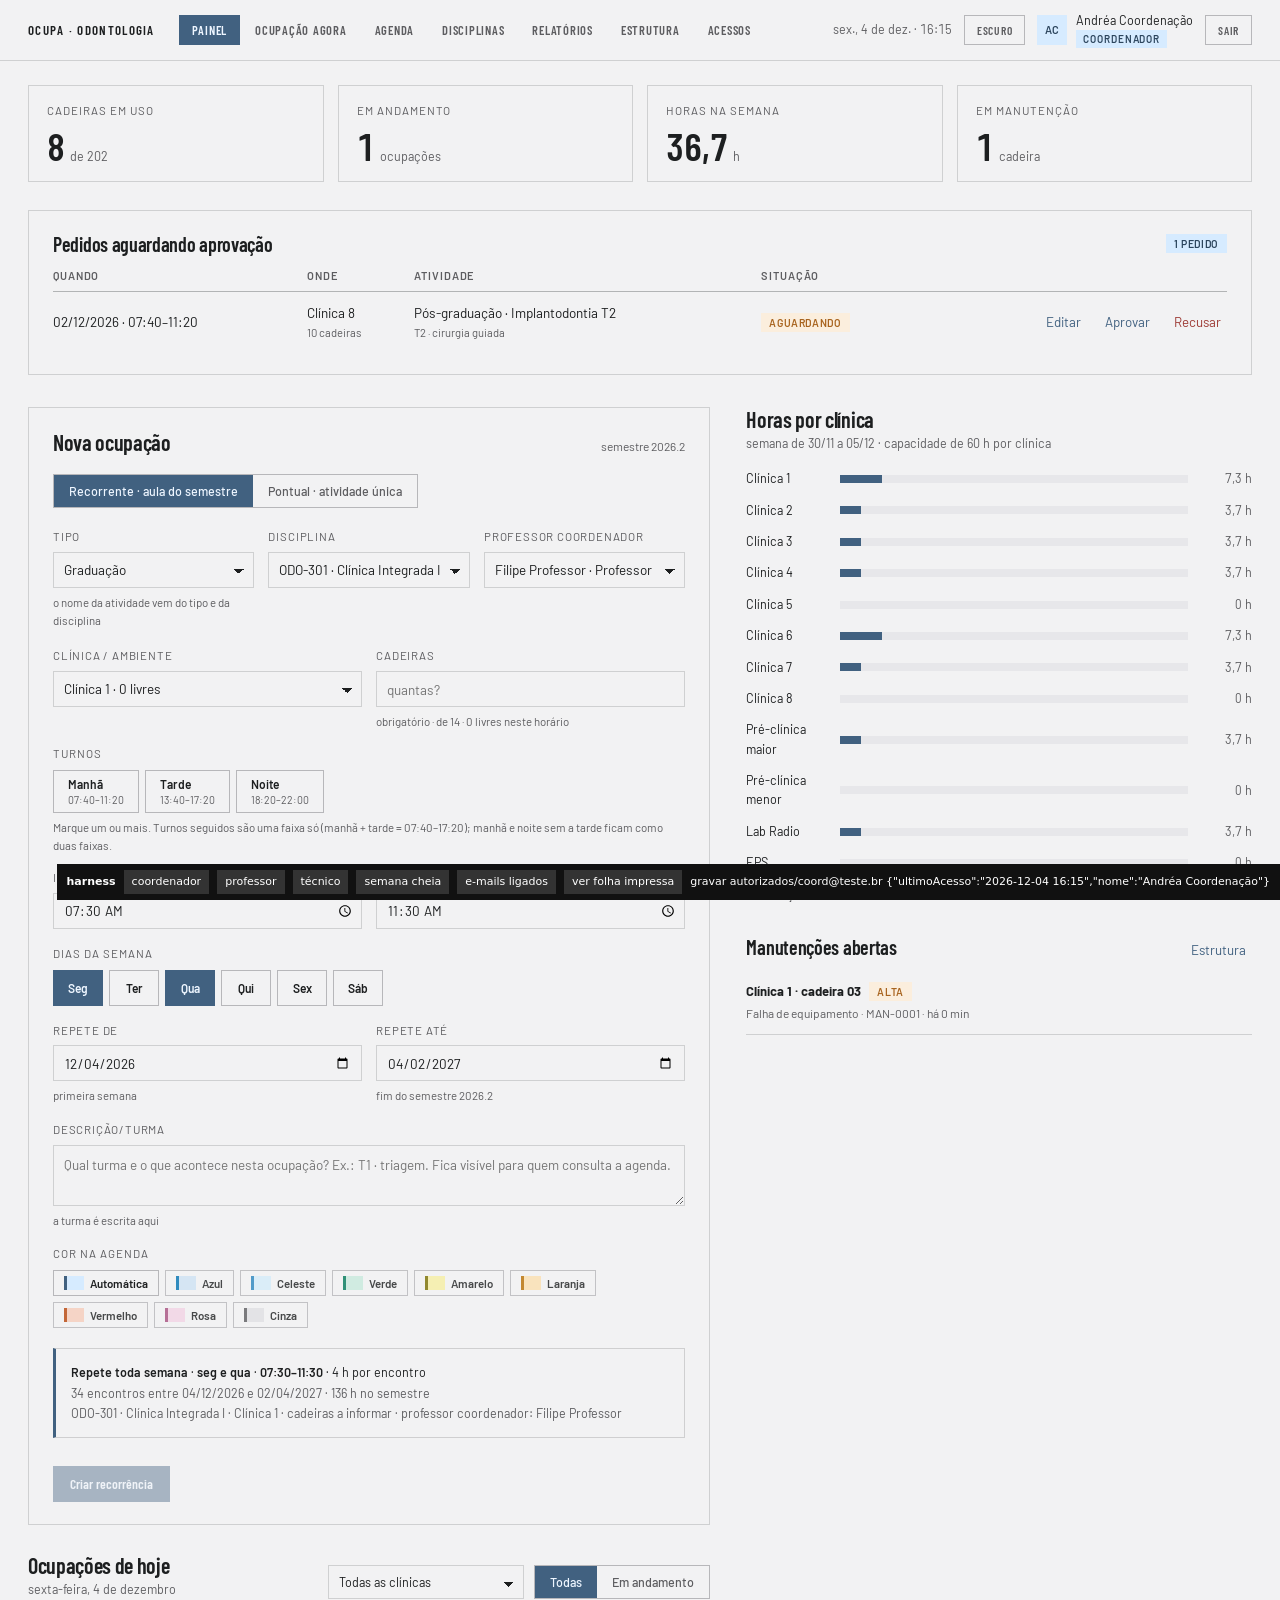
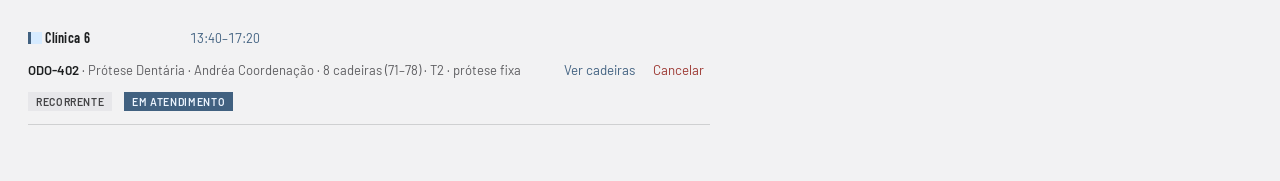
<file: _auditoria/harness.html>
<!DOCTYPE html>
<html lang="pt-BR">
<head>
<meta charset="utf-8">
<meta name="viewport" content="width=device-width, initial-scale=1">
<title>Ocupa · harness de verificação (não vai para produção)</title>
<link rel="stylesheet" href="../app/styles.css">
<style>
  #hns{position:fixed;right:0;bottom:0;z-index:999;background:#111;color:#fff;
    font:11px/1.5 system-ui;padding:6px 10px;display:flex;gap:8px;align-items:center}
  #hns button,#hns a{background:#333;color:#fff;border:0;padding:4px 8px;font:inherit;text-decoration:none}
</style>
</head>
<body>
<div id="raiz" data-tema="claro"></div>
<div id="toasts"></div>
<div id="hns">
  <b>harness</b>
  <a href="?perfil=coordenador">coordenador</a>
  <a href="?perfil=professor">professor</a>
  <a href="?perfil=tecnico">técnico</a>
  <a href="?perfil=coordenador&denso=1">semana cheia</a>
  <a href="?perfil=coordenador&emails=1">e-mails ligados</a>
  <button onclick="verFolha()">ver folha impressa</button>
  <span id="hns-log"></span>
</div>

<script src="../app/js/core.js"></script>
<script src="../app/js/config.js"></script>

<!-- No lugar de nuvem.js: mesma posição, mesma API. O store captura
     window.Nuvem por referência no topo da IIFE, então tudo abaixo é o
     código real de produção falando com um Firestore de mentira. -->
<script>
(function (global) {
  'use strict';
  var PERFIL = (/[?&]perfil=([a-z]+)/.exec(location.search) || [])[1] || 'coordenador';
  var CONTAS = {
    coordenador: { email: 'coord@teste.br', displayName: 'Andréa Coordenação' },
    professor: { email: 'prof@teste.br', displayName: 'Filipe Professor' },
    tecnico: { email: 'tec@teste.br', displayName: 'Murilo Técnico' }
  };
  var AUTORIZADOS = [
    { id: 'coord@teste.br', nome: 'Andréa Coordenação', nivel: 'coordenador', ativo: true },
    { id: 'prof@teste.br', nome: 'Filipe Professor', nivel: 'professor', ativo: true },
    { id: 'tec@teste.br', nome: 'Murilo Técnico', nivel: 'tecnico', ativo: true }
  ];
  var seq = 0;
  global.__escritas = [];
  global.__indices = {};

  function faixa(a, b) { var l = []; for (var n = a; n <= b; n++) l.push(n); return l; }

  /* O acervo mistura os DOIS modelos de propósito, porque produção também
     mistura: reserva gravada antes de 05/10/2026 aponta para TURMA e é
     integral (sem cadeirasPedidas/cadeirasAlocadas); a nova aponta para a
     disciplina e segura cadeiras contadas. E a pós tem "Implantodontia T1"
     e "T2" — a turma no nome que a limpeza do cadastro precisa juntar. */
  function acervo() {
    var C = global.Core, D = global.Dados;
    var s = D.semente();
    var hoje = C.hojeISO(), seg = C.startOfWeek(hoje);
    var disciplinas = [
      { id: 'd1', codigo: 'ODO-301', nome: 'Clínica Integrada I', nivel: 'graduacao', professores: ['prof@teste.br'] },
      /* Sem `nivel` nem `professores`: o estado de disciplina antiga — é
         graduação, e o professor vem da turma t2. */
      { id: 'd2', codigo: 'ODO-402', nome: 'Prótese Dentária' },
      { id: 'd3', codigo: 'POS-01', nome: 'Implantodontia T1', nivel: 'pos' },
      { id: 'd4', codigo: 'POS-02', nome: 'Implantodontia T2', nivel: 'pos', professores: ['prof@teste.br'] },
      { id: 'd5', codigo: 'POS-03', nome: 'Endodontia', nivel: 'pos', professores: [] }
    ];
    var turmas = [
      { id: 't1', disciplinaId: 'd1', codigo: 'T1', professorCoordenadorId: 'prof@teste.br', periodoLetivo: s.periodoLetivo },
      { id: 't2', disciplinaId: 'd2', codigo: 'T2', professorCoordenadorId: 'coord@teste.br', periodoLetivo: s.periodoLetivo },
      { id: 't3', disciplinaId: 'd3', codigo: 'PÓS', professorCoordenadorId: 'prof@teste.br', periodoLetivo: s.periodoLetivo }
    ];
    function rec(id, ag, esc, x) {
      var o = { id: id, tipo: 'recorrente', agrupamentoId: ag, escopo: esc,
        vigenciaInicio: s.semestre.inicio, vigenciaFim: s.semestre.fim, periodoLetivo: s.periodoLetivo,
        excecoes: [], criadoPor: 'coord@teste.br', criadoEm: C.carimbo() };
      Object.keys(x).forEach(function (k) { o[k] = x[k]; });
      return o;
    }
    function pont(id, ag, esc, x) {
      var o = { id: id, tipo: 'pontual', agrupamentoId: ag, escopo: esc, excecoes: [],
        criadoPor: 'coord@teste.br', criadoEm: C.carimbo() };
      Object.keys(x).forEach(function (k) { o[k] = x[k]; });
      return o;
    }
    var ocupacoes = [
      /* Legado: turma, sem quantidade — integral, segura a clínica inteira. */
      rec('r1', 'ag1', 'a', { turmaId: 't1', dias: [1, 3], inicio: '07:40', fim: '11:20' }),
      rec('r2', 'ag2', 'ambas', { turmaId: 't3', dias: [2], inicio: '18:20', fim: '22:00' }),
      /* Modelo novo: disciplina, professor, quantidade e cadeiras alocadas. */
      rec('r3', 'ag3', 'b', { disciplinaId: 'd2', responsavelId: 'coord@teste.br', tipoAtividade: 'graduacao',
        dias: [4, 5], inicio: '13:40', fim: '17:20', cadeirasPedidas: 8, cadeirasAlocadas: faixa(71, 78),
        descricao: 'T2 · prótese fixa' }),
      /* Duas reservas na MESMA pré-clínica e no mesmo horário: o que a
         reserva por quantidade passou a permitir. */
      rec('r4', 'ag5', 'a', { disciplinaId: 'd1', responsavelId: 'prof@teste.br', tipoAtividade: 'graduacao',
        dias: [1], inicio: '13:40', fim: '17:20', cadeirasPedidas: 30, cadeirasAlocadas: faixa(1, 30),
        descricao: 'T1 · laboratório' }),
      rec('r5', 'ag5', 'a', { disciplinaId: 'd4', responsavelId: 'prof@teste.br', tipoAtividade: 'pos',
        dias: [1], inicio: '13:40', fim: '17:20', cadeirasPedidas: 20, cadeirasAlocadas: faixa(31, 50),
        descricao: 'Turma da noite' }),
      pont('p1', 'ag4', 'a', { data: C.addDays(seg, 1), inicio: '13:40', fim: '17:20', tipoAtividade: 'graduacao',
        disciplinaId: 'd1', responsavelId: 'coord@teste.br', situacao: 'aprovada',
        cadeirasPedidas: 6, cadeirasAlocadas: faixa(85, 90), descricao: 'T1 · atendimento extra' }),
      pont('p2', 'ag4', 'b', { data: C.addDays(seg, 2), inicio: '07:40', fim: '11:20', tipoAtividade: 'pos',
        disciplinaId: 'd4', responsavelId: 'prof@teste.br', situacao: 'pendente', cadeirasPedidas: 10,
        descricao: 'T2 · cirurgia guiada', criadoPor: 'prof@teste.br' }),
      /* Pontual antiga: turma, tipo legado, integral. */
      pont('p3', 'ag1', 'b', { data: C.addDays(seg, 5), inicio: '07:40', fim: '11:20', tipoAtividade: 'reposicao',
        turmaId: 't1', responsavelId: 'coord@teste.br', situacao: 'aprovada', descricao: 'Reposição do feriado.' }),
      /* Ambiente sem cadeira (29/10/2026): a reserva é do ambiente inteiro,
         sem quantidade. Uma recorrente e uma pontual já passada — a edição
         da coordenação alcança as duas. */
      rec('r6', 'ag7', 'a', { disciplinaId: 'd2', responsavelId: 'coord@teste.br', tipoAtividade: 'graduacao',
        dias: [2], inicio: '07:40', fim: '11:20', descricao: 'T2 · radiografias' }),
      pont('p4', 'ag9', 'a', { data: C.addDays(seg, -3), inicio: '13:40', fim: '17:20', tipoAtividade: 'graduacao',
        disciplinaId: 'd1', responsavelId: 'prof@teste.br', situacao: 'aprovada', descricao: 'Reunião de casos' })
    ];
    /* ?semambientes=1 — o banco de produção antes de 29/10/2026: sem os três
       ambientes, para ver a coordenação completar a estrutura no login. */
    if (/[?&]semambientes=1/.test(location.search)) {
      s.agrupamentos = s.agrupamentos.filter(function (g) { return ['ag7', 'ag8', 'ag9'].indexOf(g.id) === -1; });
      s.clinicas = s.clinicas.filter(function (c) { return !c.semCadeiras; });
      ocupacoes = ocupacoes.filter(function (o) { return ['ag7', 'ag8', 'ag9'].indexOf(o.agrupamentoId) === -1; });
    }

    /* ?denso=1 — a segunda-feira cheia. A grade da semana só mostra o que
       tem de errado (ou de certo) na largura das colunas quando um dia tem
       várias ocupações se cruzando no mesmo horário; com o acervo magro
       acima nenhuma coluna chega a disputar espaço, e o defeito relatado
       pela coordenação — cartões espremidos a ~35px — não aparece. */
    if (/[?&]denso=1/.test(location.search)) {
      var densas = [
        { ag: 'ag2', escopo: 'ambas', ini: '11:00', fim: '21:00', disc: 'd4', tipo: 'pos', cad: faixa(29, 36) },
        { ag: 'ag1', escopo: 'a', ini: '13:40', fim: '17:20', disc: 'd1', tipo: 'graduacao', cad: faixa(1, 4) },
        { ag: 'ag1', escopo: 'b', ini: '13:40', fim: '17:20', disc: 'd2', tipo: 'graduacao', cad: faixa(15, 18) },
        { ag: 'ag3', escopo: 'a', ini: '13:40', fim: '17:20', disc: 'd1', tipo: 'graduacao', cad: faixa(57, 60) },
        { ag: 'ag4', escopo: 'a', ini: '14:00', fim: '16:00', disc: 'd2', tipo: 'graduacao', cad: faixa(85, 88) },
        { ag: 'ag3', escopo: 'b', ini: '07:40', fim: '11:20', disc: 'd1', tipo: 'graduacao', cad: faixa(71, 74) },
        { ag: 'ag4', escopo: 'b', ini: '08:00', fim: '10:00', disc: 'd2', tipo: 'graduacao', cad: faixa(99, 102) }
      ];
      densas.forEach(function (x, k) {
        ocupacoes.push(pont('dn' + k, x.ag, x.escopo, {
          data: seg, inicio: x.ini, fim: x.fim, tipoAtividade: x.tipo,
          descricao: 'Semana cheia de verificação.', disciplinaId: x.disc,
          responsavelId: 'coord@teste.br', situacao: 'aprovada',
          cadeirasPedidas: x.cad.length, cadeirasAlocadas: x.cad
        }));
      });
    }

    /* O índice da transação nasce com o que o acervo reserva — aprovado e
       não excluído —, como o de produção. Vazio, a transação de mentira não
       veria choque nenhum com o acervo e esconderia justamente a classe de
       defeito que ela existe para pegar. */
    global.__indices = {};
    ocupacoes.forEach(function (o) {
      if (o.excluidaEm || (o.tipo === 'pontual' && o.situacao && o.situacao !== 'aprovada')) return;
      var l = global.__indices[o.agrupamentoId] || (global.__indices[o.agrupamentoId] = []);
      l.push({
        id: o.id, tipo: o.tipo, escopo: o.escopo, inicio: o.inicio, fim: o.fim,
        dias: o.dias || null, data: o.data || null,
        vigenciaInicio: o.vigenciaInicio || null, vigenciaFim: o.vigenciaFim || null,
        encerradaEm: o.encerradaEm || null, excecoes: [],
        cadeiras: o.cadeirasAlocadas ? o.cadeirasAlocadas.slice() : null
      });
    });

    return {
      config: { versao: s.versao, periodoLetivo: s.periodoLetivo, semestre: s.semestre, parametros: s.parametros },
      agrupamentos: s.agrupamentos, clinicas: s.clinicas, autorizados: AUTORIZADOS,
      disciplinas: disciplinas, turmas: turmas,
      alunos: [{ id: 'a1', nome: 'Ana Souza', matricula: '2021001', periodo: 8 },
               { id: 'a2', nome: 'Bruno Lima', matricula: '2021002', periodo: 8 }],
      ocupacoes: ocupacoes,
      manutencoes: [{ id: 'm1', protocolo: 'MAN-0001', clinicaId: 'cl1', cadeira: 3,
        categoria: 'equipamento', criticidade: 'alta', motivo: 'Refletor queimado',
        abertoPor: 'tec@teste.br', abertoEm: C.carimbo(), status: 'aberta', impacto: {} }],
      atribuicoes: [{ id: 'at1', chave: 'r:r1:' + C.addDays(seg, 0), clinicaId: 'cl1', cadeira: 1,
        nome: 'Ana Souza', alunoId: null, data: C.addDays(seg, 0),
        registradoPor: 'prof@teste.br', registradoEm: C.carimbo() }]
    };
  }

  /* ?emails=1 — aviso por e-mail ligado (25/11/2026). Precisa do servidor
     local, que roda a função /api/avisos de verdade contra este banco e guarda
     as mensagens em vez de enviar:
       node _auditoria/avisos/servidor.js   →  http://localhost:3010/…
     Com outro servidor (o python da porta 3000) a função não existe, e o que
     se vê é o toast de e-mail que não saiu — com a reserva salva. */
  var EMAILS = /[?&]emails=1/.test(location.search);

  /* O banco de mentira guarda o que FOI GRAVADO, documento a documento, com
     merge e hora da gravação, como o Firestore. Enquanto `gravar` só escrevia
     no log, nada conferia se o que chega ao banco é o que o e-mail diz. */
  var banco = null;
  function copia(v) { return v === undefined ? null : JSON.parse(JSON.stringify(v)); }
  function montarBanco() {
    var a = acervo(), t = Date.now() - 86400000;
    if (EMAILS) a.config.parametros.enviarEmails = true;
    banco = { config: { sistema: { dados: copia(a.config), criadoEm: t, mudadoEm: t } } };
    Object.keys(a).forEach(function (col) {
      if (col === 'config') return;
      banco[col] = {};
      a[col].forEach(function (d) { banco[col][d.id] = { dados: copia(d), criadoEm: t, mudadoEm: t }; });
    });
    global.__banco = banco;
  }
  function juntar(alvo, novo) {
    Object.keys(novo).forEach(function (k) {
      var v = novo[k];
      if (v && typeof v === 'object' && !Array.isArray(v) && alvo[k] && typeof alvo[k] === 'object' && !Array.isArray(alvo[k])) juntar(alvo[k], v);
      else alvo[k] = v;
    });
    return alvo;
  }
  function noBanco(col, id, dados) {
    if (!banco) montarBanco();
    if (!banco[col]) banco[col] = {};
    var d = banco[col][id] || { dados: {}, criadoEm: Date.now() };
    d.dados = juntar(d.dados, copia(dados));
    d.mudadoEm = Date.now();
    banco[col][id] = d;
  }
  function foraDoBanco(col, id) { if (banco && banco[col]) delete banco[col][id]; }

  /* A função lê o banco na hora do pedido: ele vai para o servidor local
     imediatamente antes de cada chamada. `__chamadas` conta o que saiu. */
  global.__chamadas = [];
  var fetchReal = global.fetch ? global.fetch.bind(global) : null;
  global.fetch = function (url, op) {
    /* GET (o estado do servidor) não lê o banco. */
    if (url !== '/api/avisos' || !op || !op.body) return fetchReal(url, op);
    global.__chamadas.push(JSON.parse(op.body));
    return fetchReal('/_harness/banco', { method: 'POST', body: JSON.stringify(banco) })
      .then(function () { return fetchReal(url, op); });
  };

  function ok(v) { return global.Promise.resolve(v); }
  function log(m) { global.__escritas.push(m); var n = document.getElementById('hns-log'); if (n) n.textContent = m; }

  global.Nuvem = {
    iniciar: function () { return true; },
    disponivel: function () { return true; },
    COLECOES: [],
    entrarComGoogle: function () { return ok({ user: CONTAS[PERFIL] }); },
    sair: function () { return ok(); },
    aoMudarSessao: function (cb) { global.setTimeout(function () { cb(CONTAS[PERFIL]); }, 0); },
    contaAtual: function () { return CONTAS[PERFIL]; },
    tokenAtual: function () { return ok('harness.' + PERFIL); },
    lerAutorizado: function (email) {
      var a = null;
      AUTORIZADOS.forEach(function (x) { if (x.id === email) a = x; });
      return ok(a);
    },
    lerColecao: function () { return ok([]); },
    lerConfig: function () { return ok(acervo().config); },
    carregarTudo: function () {
      if (!banco) montarBanco();
      var s = { config: copia(banco.config.sistema.dados) };
      Object.keys(banco).forEach(function (col) {
        if (col === 'config') return;
        s[col] = Object.keys(banco[col]).map(function (id) {
          var o = copia(banco[col][id].dados);
          o.id = id;
          return o;
        });
      });
      return ok(s);
    },
    assinarVivas: function () { },
    encerrarAssinaturas: function () { },
    novoId: function (c) { return c + '_' + (++seq); },
    gravar: function (c, id, d) {
      if (global.__recusarGravacao) return global.Promise.reject(new Error('gravação recusada pelo harness'));
      noBanco(c, id, d);
      log('gravar ' + c + '/' + id + ' ' + JSON.stringify(d).slice(0, 160));
      return ok(id);
    },
    apagar: function (c, id) { foraDoBanco(c, id); log('apagar ' + c + '/' + id); return ok(); },
    apagarVarios: function (c, ids) {
      ids.forEach(function (id) { foraDoBanco(c, id); });
      log('apagarVarios ' + c + ' ' + ids.length);
      return ok();
    },
    /* Reproduz a transação: roda o validador contra o índice em memória e
       recusa igual ao Firestore quando há choque. */
    /* `validar` pode completar `dados` e `resumo` (as cadeiras escolhidas
       dentro da transação) — por isso o resumo é empurrado DEPOIS dele,
       como no `set` do Firestore. */
    gravarOcupacao: function (agId, id, dados, validar, resumo, agAnterior) {
      if (global.__recusarGravacao) return global.Promise.reject(new Error('gravação recusada pelo harness'));
      var itens = global.__indices[agId] || [];
      var choque = validar(itens);
      if (choque) return global.Promise.reject({ conflito: true, mensagem: choque });
      global.__indices[agId] = itens.filter(function (i) { return i.id !== id; }).concat([resumo]);
      if (agAnterior && agAnterior !== agId) {
        global.__indices[agAnterior] = (global.__indices[agAnterior] || []).filter(function (i) { return i.id !== id; });
        log('saiu do índice ' + agAnterior + '/' + id);
      }
      noBanco('ocupacoes', id, dados);
      log('gravarOcupacao ' + agId + '/' + id + ' · cadeiras ' + JSON.stringify(resumo.cadeiras) +
        ' · índice com ' + global.__indices[agId].length);
      return ok(id);
    },
    /* Estas três mexem no índice DE VERDADE. Enquanto eram no-op, o dublê
       escondia toda divergência entre o que a tela mostra e o que a transação
       valida — que é justamente a classe de defeito que o índice existe para
       criar. */
    removerOcupacao: function (agId, id) {
      global.__indices[agId] = (global.__indices[agId] || []).filter(function (i) { return i.id !== id; });
      foraDoBanco('ocupacoes', id);
      log('removerOcupacao ' + agId + '/' + id + ' · índice com ' + global.__indices[agId].length);
      return ok(true);
    },
    desindexarOcupacao: function (agId, id, dados) {
      global.__indices[agId] = (global.__indices[agId] || []).filter(function (i) { return i.id !== id; });
      noBanco('ocupacoes', id, dados);
      log('desindexar ' + agId + '/' + id + ' · índice com ' + global.__indices[agId].length);
      return ok(id);
    },
    atualizarIndice: function (agId, id, resumo) {
      var itens = (global.__indices[agId] || []).filter(function (i) { return i.id !== id; });
      if (resumo) itens.push(resumo);
      global.__indices[agId] = itens;
      log('atualizarIndice ' + agId + '/' + id + ' · índice com ' + itens.length);
      return ok(true);
    }
  };

  /* A impressão real abriria o diálogo do sistema e travaria a verificação:
     aqui ela só marca que foi chamada, e o documento montado fica no DOM
     para ser inspecionado. */
  global.print = function () { log('window.print() chamado · documento montado no DOM'); };

  /* ?imprimir=semana|dia|recorrencias monta a folha e a deixa no DOM, sem
     abrir diálogo. Serve para gerar o PDF de verdade por fora:
       chrome --headless --print-to-pdf=saida.pdf "…harness.html?imprimir=semana"
     que é a única forma de conferir quebra de página e altura real da folha. */
  global.__autoImprimir = (/[?&]imprimir=([a-z]+)/.exec(location.search) || [])[1] || null;

  /* Troca o @media print para screen, para conferir a folha na tela com as
     regras de impressão de verdade — e não com uma cópia delas. */
  global.verFolha = function () {
    var achou = 0;
    for (var i = 0; i < document.styleSheets.length; i++) {
      var f = document.styleSheets[i];
      var regras;
      try { regras = f.cssRules; } catch (e) { continue; }
      for (var j = 0; j < regras.length; j++) {
        var r = regras[j];
        if (r.type === 4 && String(r.conditionText || r.media.mediaText).indexOf('print') !== -1) {
          r.media.mediaText = 'screen'; achou++;
        }
      }
    }
    log('regras @media print promovidas para screen: ' + achou);
  };
})(window);
</script>

<script src="../app/js/acesso.js"></script>
<script src="../app/js/dados.js"></script>
<script src="../app/js/avisos.js"></script>
<script src="../app/js/store.js"></script>
<script src="../app/js/ui.js"></script>
<script src="../app/js/registro.js"></script>
<script src="../app/js/manutencao.js"></script>
<script src="../app/js/cadeiras.js"></script>
<script src="../app/js/impressao.js"></script>
<script src="../app/js/views/painel.js"></script>
<script src="../app/js/views/agora.js"></script>
<script src="../app/js/views/agenda.js"></script>
<script src="../app/js/views/disciplinas.js"></script>
<script src="../app/js/views/relatorios.js"></script>
<script src="../app/js/views/estrutura.js"></script>
<script src="../app/js/views/acessos.js"></script>
<script src="../app/js/app.js"></script>
<script>
/* Monta a folha pedida na URL assim que o acervo terminar de carregar. */
(function (global) {
  if (!global.__autoImprimir) return;
  var tentativas = 0;
  var relogio = setInterval(function () {
    if (++tentativas > 60) { clearInterval(relogio); return; }
    if (!global.Store || !global.Store.usuario() || !global.Store.estado.agrupamentos.length) return;
    clearInterval(relogio);
    var seg = global.Core.startOfWeek(global.Core.hojeISO());
    if (global.__autoImprimir === 'dia') global.Impressao.dia(global.Core.hojeISO());
    else if (global.__autoImprimir === 'recorrencias') global.Impressao.recorrencias();
    else if (global.__autoImprimir === 'disciplina') global.Impressao.disciplina('d1');
    else global.Impressao.semana(seg);
  }, 100);
})(window);
</script>
<script>
/* ?tela=agenda&vista=semana — abre a tela pedida assim que o acervo carrega.
   Existe para o Chrome headless, que só sabe carregar uma URL e fotografar:
   sem isto toda captura sai do Painel, e nenhuma vista além dele pode ser
   conferida fora da mão. */
(function (global) {
  var tela = (/[?&]tela=([a-z]+)/.exec(location.search) || [])[1];
  if (!tela) return;
  var vista = (/[?&]vista=([a-z]+)/.exec(location.search) || [])[1] || null;
  var tentativas = 0;
  var relogio = setInterval(function () {
    if (++tentativas > 60) { clearInterval(relogio); return; }
    if (!global.Store || !global.Store.usuario() || !global.Store.estado.agrupamentos.length) return;
    clearInterval(relogio);
    global.App.ir(tela, vista ? { vista: vista } : null);
  }, 100);
})(window);
</script>
</body>
</html>
</file>
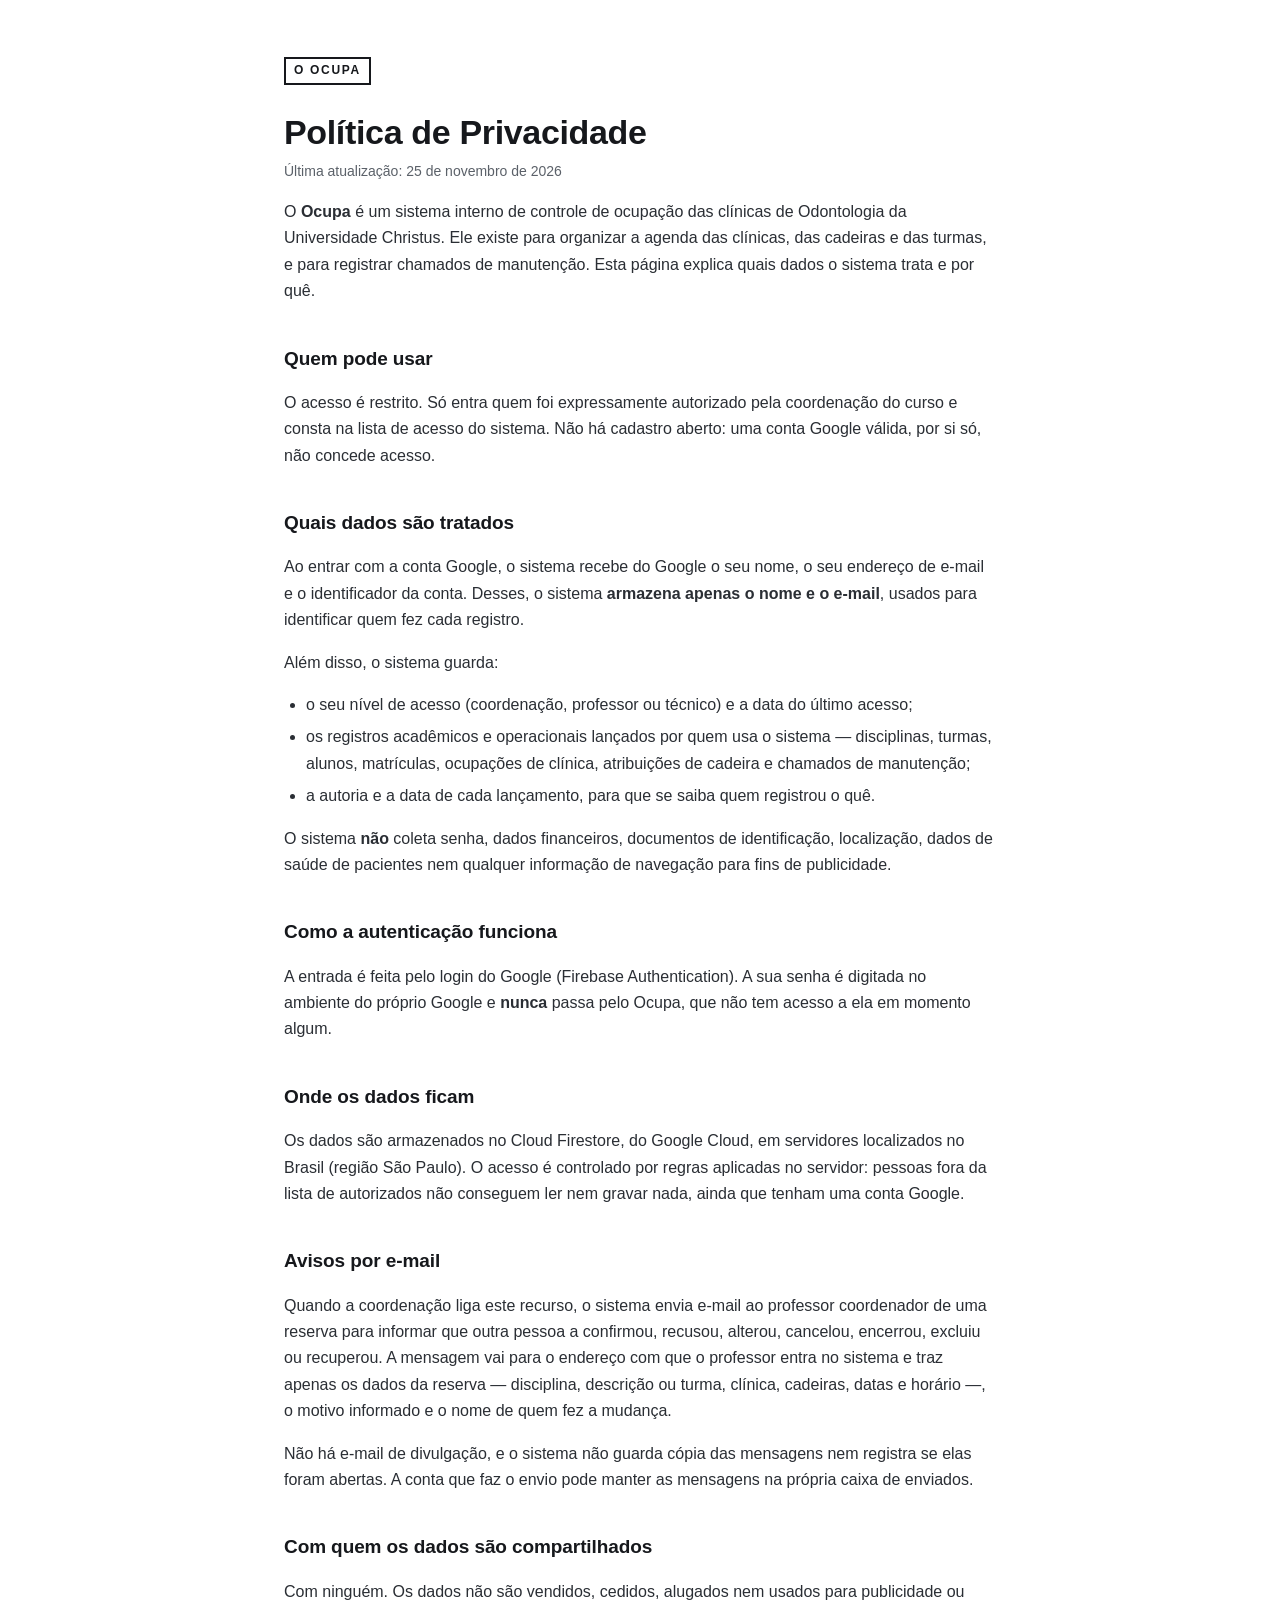
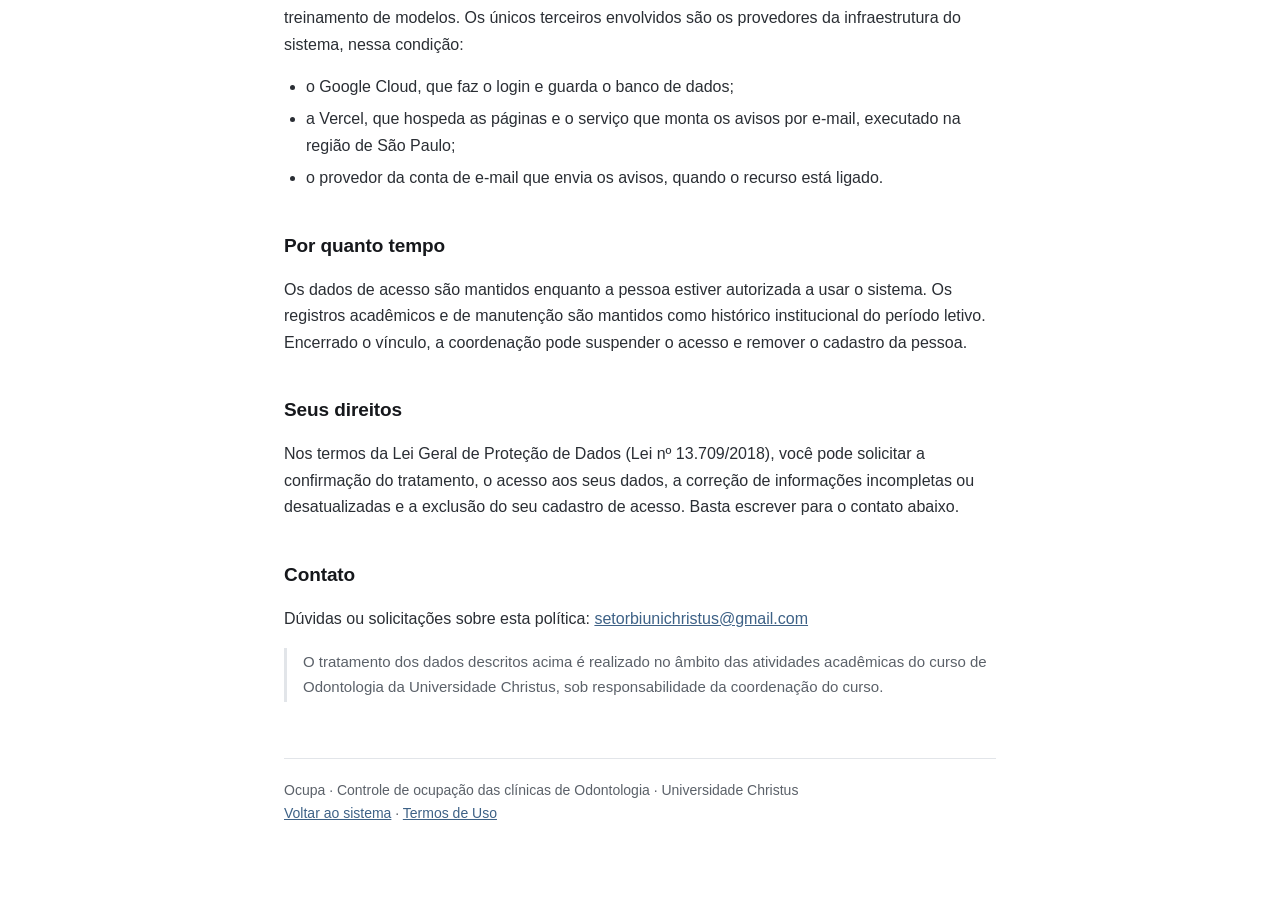
<file: app/privacidade.html>
<!doctype html>
<html lang="pt-BR">
<head>
<meta charset="utf-8">
<meta name="viewport" content="width=device-width, initial-scale=1">
<title>Política de Privacidade · Ocupa</title>
<style>
  :root{ --tinta:#16181c; --papel:#ffffff; --fraca:#5b6169; --linha:#e2e5e9; --marca:#3d6186; }
  *{ box-sizing:border-box; }
  body{ margin:0; background:var(--papel); color:var(--tinta);
        font:16px/1.65 -apple-system,BlinkMacSystemFont,"Segoe UI",Roboto,Arial,sans-serif; }
  .folha{ max-width:760px; margin:0 auto; padding:56px 24px 96px; }
  .marca{ display:inline-block; border:2px solid var(--tinta); padding:2px 8px;
          font-weight:700; letter-spacing:.14em; font-size:12px; }
  h1{ font-size:34px; line-height:1.15; margin:28px 0 8px; letter-spacing:-.01em; }
  h2{ font-size:19px; margin:38px 0 10px; letter-spacing:-.005em; }
  .data{ color:var(--fraca); font-size:14px; margin:0 0 8px; }
  p,li{ color:#2a2e34; }
  ul{ padding-left:22px; }
  li{ margin:6px 0; }
  a{ color:var(--marca); }
  .nota{ border-left:3px solid var(--linha); padding:2px 0 2px 16px; color:var(--fraca); font-size:15px; }
  footer{ margin-top:56px; padding-top:20px; border-top:1px solid var(--linha);
          color:var(--fraca); font-size:14px; }
  @media (prefers-color-scheme: dark){
    :root{ --tinta:#eef1f4; --papel:#16181c; --fraca:#9aa3ad; --linha:#2b2f36; --marca:#7fa9d4; }
    p,li{ color:#d3d8de; }
  }
</style>
</head>
<body>
<div class="folha">

  <span class="marca">O OCUPA</span>

  <h1>Política de Privacidade</h1>
  <p class="data">Última atualização: 25 de novembro de 2026</p>

  <p>O <strong>Ocupa</strong> é um sistema interno de controle de ocupação das clínicas
  de Odontologia da Universidade Christus. Ele existe para organizar a agenda das
  clínicas, das cadeiras e das turmas, e para registrar chamados de manutenção.
  Esta página explica quais dados o sistema trata e por quê.</p>

  <h2>Quem pode usar</h2>
  <p>O acesso é restrito. Só entra quem foi expressamente autorizado pela coordenação
  do curso e consta na lista de acesso do sistema. Não há cadastro aberto: uma conta
  Google válida, por si só, não concede acesso.</p>

  <h2>Quais dados são tratados</h2>
  <p>Ao entrar com a conta Google, o sistema recebe do Google o seu nome, o seu
  endereço de e-mail e o identificador da conta. Desses, o sistema <strong>armazena
  apenas o nome e o e-mail</strong>, usados para identificar quem fez cada registro.</p>
  <p>Além disso, o sistema guarda:</p>
  <ul>
    <li>o seu nível de acesso (coordenação, professor ou técnico) e a data do último acesso;</li>
    <li>os registros acadêmicos e operacionais lançados por quem usa o sistema —
        disciplinas, turmas, alunos, matrículas, ocupações de clínica, atribuições de
        cadeira e chamados de manutenção;</li>
    <li>a autoria e a data de cada lançamento, para que se saiba quem registrou o quê.</li>
  </ul>
  <p>O sistema <strong>não</strong> coleta senha, dados financeiros, documentos de
  identificação, localização, dados de saúde de pacientes nem qualquer informação de
  navegação para fins de publicidade.</p>

  <h2>Como a autenticação funciona</h2>
  <p>A entrada é feita pelo login do Google (Firebase Authentication). A sua senha
  é digitada no ambiente do próprio Google e <strong>nunca</strong> passa pelo Ocupa,
  que não tem acesso a ela em momento algum.</p>

  <h2>Onde os dados ficam</h2>
  <p>Os dados são armazenados no Cloud Firestore, do Google Cloud, em servidores
  localizados no Brasil (região São Paulo). O acesso é controlado por regras aplicadas
  no servidor: pessoas fora da lista de autorizados não conseguem ler nem gravar nada,
  ainda que tenham uma conta Google.</p>

  <h2>Avisos por e-mail</h2>
  <p>Quando a coordenação liga este recurso, o sistema envia e-mail ao professor
  coordenador de uma reserva para informar que outra pessoa a confirmou, recusou,
  alterou, cancelou, encerrou, excluiu ou recuperou. A mensagem vai para o endereço com
  que o professor entra no sistema e traz apenas os dados da reserva — disciplina,
  descrição ou turma, clínica, cadeiras, datas e horário —, o motivo informado e o nome
  de quem fez a mudança.</p>
  <p>Não há e-mail de divulgação, e o sistema não guarda cópia das mensagens nem registra
  se elas foram abertas. A conta que faz o envio pode manter as mensagens na própria caixa
  de enviados.</p>

  <h2>Com quem os dados são compartilhados</h2>
  <p>Com ninguém. Os dados não são vendidos, cedidos, alugados nem usados para
  publicidade ou treinamento de modelos. Os únicos terceiros envolvidos são os provedores
  da infraestrutura do sistema, nessa condição:</p>
  <ul>
    <li>o Google Cloud, que faz o login e guarda o banco de dados;</li>
    <li>a Vercel, que hospeda as páginas e o serviço que monta os avisos por e-mail,
        executado na região de São Paulo;</li>
    <li>o provedor da conta de e-mail que envia os avisos, quando o recurso está ligado.</li>
  </ul>

  <h2>Por quanto tempo</h2>
  <p>Os dados de acesso são mantidos enquanto a pessoa estiver autorizada a usar o
  sistema. Os registros acadêmicos e de manutenção são mantidos como histórico
  institucional do período letivo. Encerrado o vínculo, a coordenação pode suspender
  o acesso e remover o cadastro da pessoa.</p>

  <h2>Seus direitos</h2>
  <p>Nos termos da Lei Geral de Proteção de Dados (Lei nº 13.709/2018), você pode
  solicitar a confirmação do tratamento, o acesso aos seus dados, a correção de
  informações incompletas ou desatualizadas e a exclusão do seu cadastro de acesso.
  Basta escrever para o contato abaixo.</p>

  <h2>Contato</h2>
  <p>Dúvidas ou solicitações sobre esta política:
  <a href="mailto:setorbiunichristus@gmail.com">setorbiunichristus@gmail.com</a></p>

  <p class="nota">O tratamento dos dados descritos acima é realizado no âmbito das
  atividades acadêmicas do curso de Odontologia da Universidade Christus, sob
  responsabilidade da coordenação do curso.</p>

  <footer>
    Ocupa · Controle de ocupação das clínicas de Odontologia · Universidade Christus<br>
    <a href="/">Voltar ao sistema</a> · <a href="/termos.html">Termos de Uso</a>
  </footer>

</div>
</body>
</html>
</file>
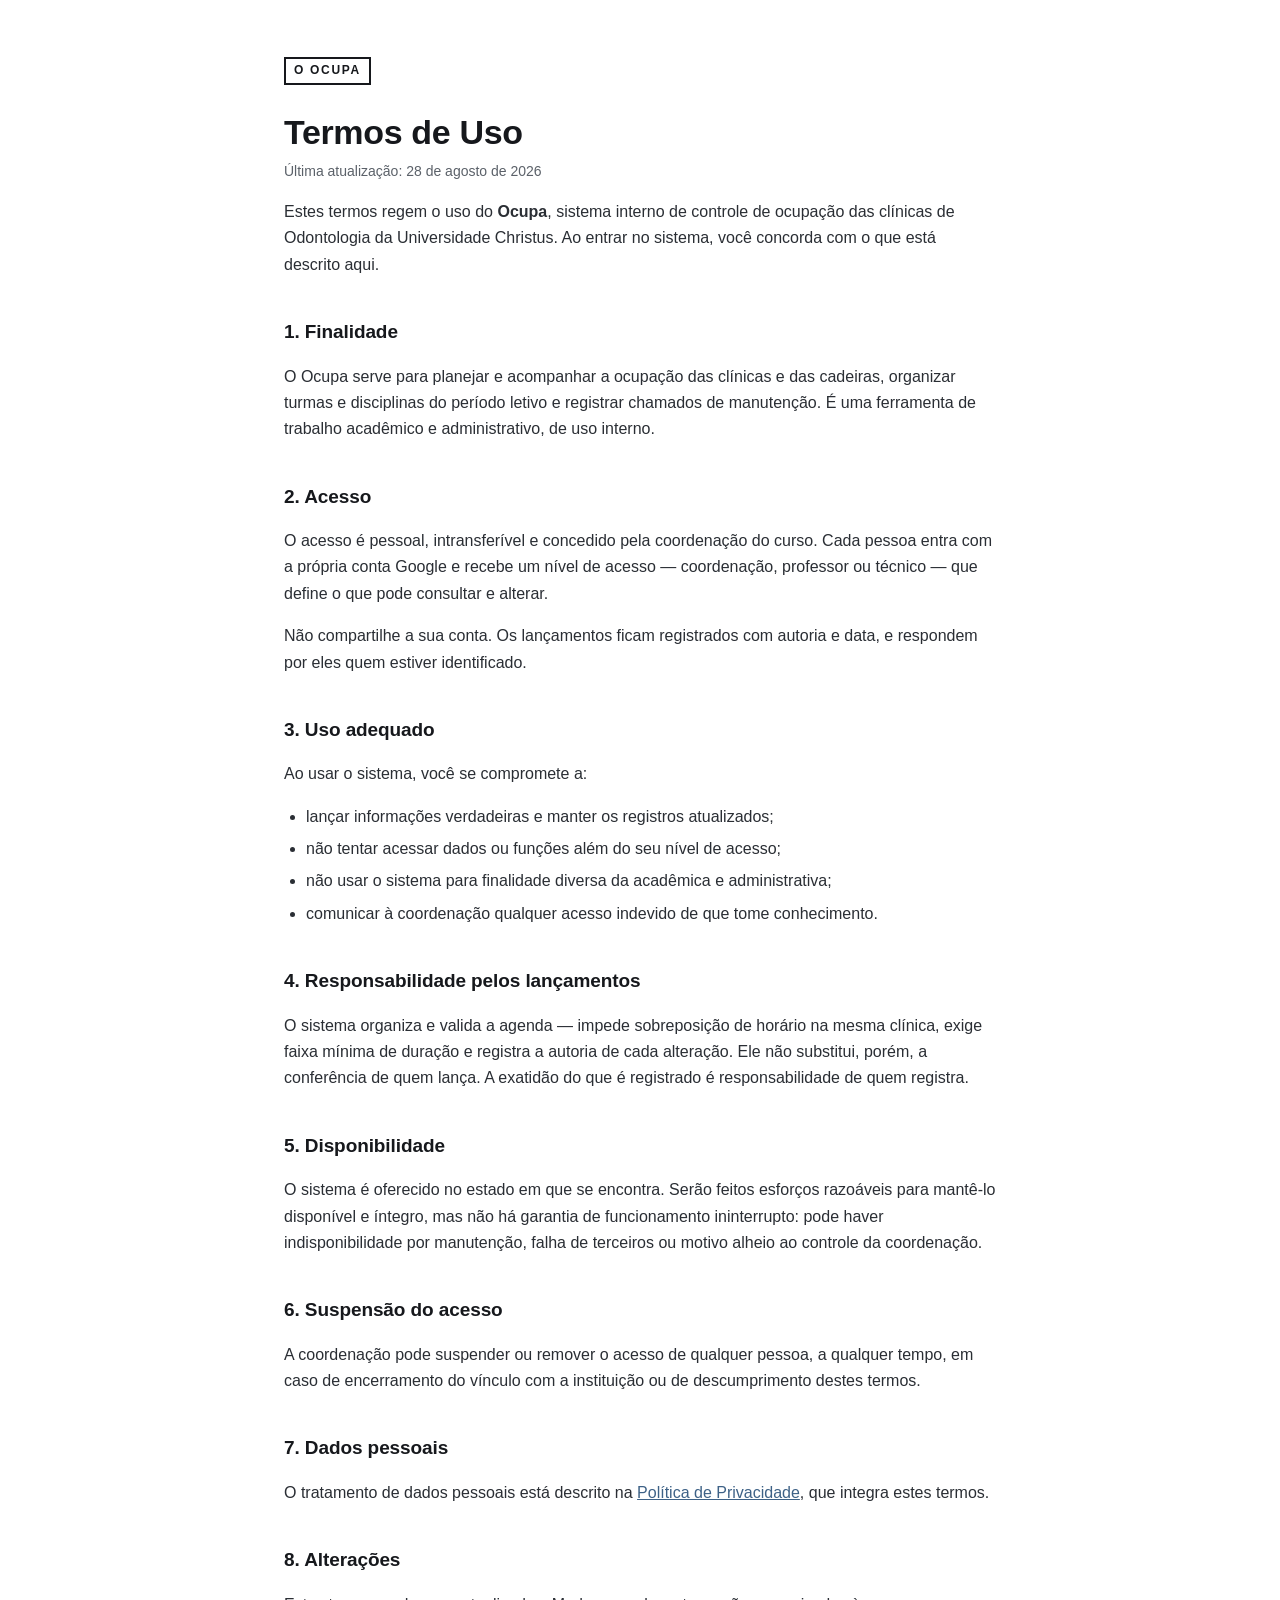
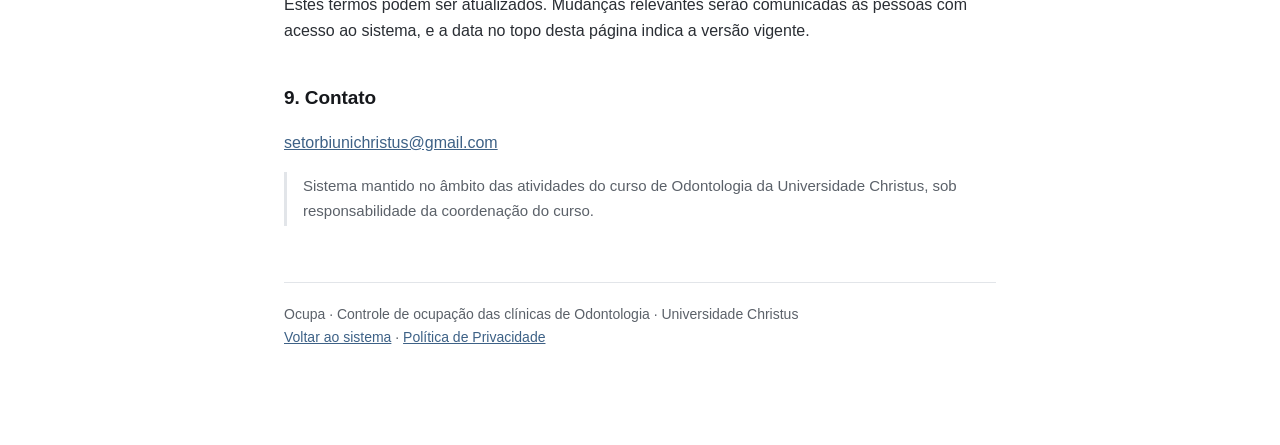
<file: app/termos.html>
<!doctype html>
<html lang="pt-BR">
<head>
<meta charset="utf-8">
<meta name="viewport" content="width=device-width, initial-scale=1">
<title>Termos de Uso · Ocupa</title>
<style>
  :root{ --tinta:#16181c; --papel:#ffffff; --fraca:#5b6169; --linha:#e2e5e9; --marca:#3d6186; }
  *{ box-sizing:border-box; }
  body{ margin:0; background:var(--papel); color:var(--tinta);
        font:16px/1.65 -apple-system,BlinkMacSystemFont,"Segoe UI",Roboto,Arial,sans-serif; }
  .folha{ max-width:760px; margin:0 auto; padding:56px 24px 96px; }
  .marca{ display:inline-block; border:2px solid var(--tinta); padding:2px 8px;
          font-weight:700; letter-spacing:.14em; font-size:12px; }
  h1{ font-size:34px; line-height:1.15; margin:28px 0 8px; letter-spacing:-.01em; }
  h2{ font-size:19px; margin:38px 0 10px; letter-spacing:-.005em; }
  .data{ color:var(--fraca); font-size:14px; margin:0 0 8px; }
  p,li{ color:#2a2e34; }
  ul{ padding-left:22px; }
  li{ margin:6px 0; }
  a{ color:var(--marca); }
  .nota{ border-left:3px solid var(--linha); padding:2px 0 2px 16px; color:var(--fraca); font-size:15px; }
  footer{ margin-top:56px; padding-top:20px; border-top:1px solid var(--linha);
          color:var(--fraca); font-size:14px; }
  @media (prefers-color-scheme: dark){
    :root{ --tinta:#eef1f4; --papel:#16181c; --fraca:#9aa3ad; --linha:#2b2f36; --marca:#7fa9d4; }
    p,li{ color:#d3d8de; }
  }
</style>
</head>
<body>
<div class="folha">

  <span class="marca">O OCUPA</span>

  <h1>Termos de Uso</h1>
  <p class="data">Última atualização: 28 de agosto de 2026</p>

  <p>Estes termos regem o uso do <strong>Ocupa</strong>, sistema interno de controle
  de ocupação das clínicas de Odontologia da Universidade Christus. Ao entrar no
  sistema, você concorda com o que está descrito aqui.</p>

  <h2>1. Finalidade</h2>
  <p>O Ocupa serve para planejar e acompanhar a ocupação das clínicas e das cadeiras,
  organizar turmas e disciplinas do período letivo e registrar chamados de manutenção.
  É uma ferramenta de trabalho acadêmico e administrativo, de uso interno.</p>

  <h2>2. Acesso</h2>
  <p>O acesso é pessoal, intransferível e concedido pela coordenação do curso. Cada
  pessoa entra com a própria conta Google e recebe um nível de acesso — coordenação,
  professor ou técnico — que define o que pode consultar e alterar.</p>
  <p>Não compartilhe a sua conta. Os lançamentos ficam registrados com autoria e data,
  e respondem por eles quem estiver identificado.</p>

  <h2>3. Uso adequado</h2>
  <p>Ao usar o sistema, você se compromete a:</p>
  <ul>
    <li>lançar informações verdadeiras e manter os registros atualizados;</li>
    <li>não tentar acessar dados ou funções além do seu nível de acesso;</li>
    <li>não usar o sistema para finalidade diversa da acadêmica e administrativa;</li>
    <li>comunicar à coordenação qualquer acesso indevido de que tome conhecimento.</li>
  </ul>

  <h2>4. Responsabilidade pelos lançamentos</h2>
  <p>O sistema organiza e valida a agenda — impede sobreposição de horário na mesma
  clínica, exige faixa mínima de duração e registra a autoria de cada alteração. Ele
  não substitui, porém, a conferência de quem lança. A exatidão do que é registrado é
  responsabilidade de quem registra.</p>

  <h2>5. Disponibilidade</h2>
  <p>O sistema é oferecido no estado em que se encontra. Serão feitos esforços
  razoáveis para mantê-lo disponível e íntegro, mas não há garantia de funcionamento
  ininterrupto: pode haver indisponibilidade por manutenção, falha de terceiros ou
  motivo alheio ao controle da coordenação.</p>

  <h2>6. Suspensão do acesso</h2>
  <p>A coordenação pode suspender ou remover o acesso de qualquer pessoa, a qualquer
  tempo, em caso de encerramento do vínculo com a instituição ou de descumprimento
  destes termos.</p>

  <h2>7. Dados pessoais</h2>
  <p>O tratamento de dados pessoais está descrito na
  <a href="/privacidade.html">Política de Privacidade</a>, que integra estes termos.</p>

  <h2>8. Alterações</h2>
  <p>Estes termos podem ser atualizados. Mudanças relevantes serão comunicadas às
  pessoas com acesso ao sistema, e a data no topo desta página indica a versão vigente.</p>

  <h2>9. Contato</h2>
  <p><a href="mailto:setorbiunichristus@gmail.com">setorbiunichristus@gmail.com</a></p>

  <p class="nota">Sistema mantido no âmbito das atividades do curso de Odontologia da
  Universidade Christus, sob responsabilidade da coordenação do curso.</p>

  <footer>
    Ocupa · Controle de ocupação das clínicas de Odontologia · Universidade Christus<br>
    <a href="/">Voltar ao sistema</a> · <a href="/privacidade.html">Política de Privacidade</a>
  </footer>

</div>
</body>
</html>
</file>
<file: app/styles.css>
/* Os pesos precisam ser exatamente os do design system. Carregar 600 de
   Barlow e 700 de Condensed fazia o navegador resolver os font-weight:600
   para faces que o mockup nunca usou — a causa de "as fontes carregam mas
   não batem". */
@import url('https://fonts.googleapis.com/css2?family=Barlow:wght@400;500;700&family=Barlow+Condensed:wght@400;600&display=swap');

/* ═══ Tokens — Industry design system ═══ */
:root{
  --color-bg:#f2f2f3; --color-surface:#e9e9ea; --color-text:#1d1f20;
  --color-divider:color-mix(in srgb,#1d1f20 16%,transparent);
  --color-neutral-100:#f5f5f8;--color-neutral-200:#e7e7ea;--color-neutral-300:#d4d4d7;
  --color-neutral-400:#b7b7ba;--color-neutral-500:#98989b;--color-neutral-600:#7a7a7d;
  --color-neutral-700:#5d5d60;--color-neutral-800:#424244;--color-neutral-900:#2b2b2d;
  --color-accent-100:#eef6ff;--color-accent-200:#d6ebff;--color-accent-300:#b5d9fd;
  --color-accent-400:#94bce3;--color-accent-500:#749dc4;--color-accent-600:#597ea3;
  --color-accent-700:#416180;--color-accent-800:#2c455d;--color-accent-900:#1d2d3d;
  --color-accent:#5980a6;--color-accent-2:#728fab;
  --color-accent-2-100:#f0f4f8;--color-accent-2-200:#dbe4ee;--color-accent-2-300:#c1d0e0;
  --color-accent-2-400:#a3b8ce;--color-accent-2-500:#879fba;--color-accent-2-600:#6d8399;
  --color-accent-2-700:#546678;--color-accent-2-800:#3b4956;--color-accent-2-900:#252e37;
  --font-heading:"Barlow Condensed",system-ui,sans-serif;
  --font-body:"Barlow",system-ui,sans-serif;
  --warn:#a8641f; --warn-bg:#fbeedd; --danger:#9d3a34; --danger-bg:#fbe4e2;
  --ok:#3d6b4a; --ok-bg:#e2f0e6;
}
[data-tema]{
  --fill-strong:var(--color-accent-700);--on-strong:var(--color-accent-100);
  --fill-soft:var(--color-accent-200);--on-soft:var(--color-accent-800);
  --fill-deep:var(--color-accent-900);--accent-ink:var(--color-accent-700);
  --line:var(--color-neutral-400);--line-soft:var(--color-neutral-200);
  --muted:var(--color-neutral-700);--muted-2:var(--color-neutral-700);--panel:transparent;
  /* Faixa da ocupação que toma as duas clínicas do agrupamento. */
  --fill-tint:var(--color-accent-2-200);--on-tint:var(--color-accent-2-800);
  --on-line:var(--color-neutral-800);
  /* Pré-clínica: o terceiro ambiente dos marcadores. Neutro, e não uma cor
     nova — o Industry é monocromático, e cinza contra o aço já separa o
     laboratório das clínicas de atendimento. */
  --pre-soft:var(--color-neutral-200);--pre-strong:var(--color-neutral-700);--on-pre:var(--color-neutral-900);
  /* Pontual: a ÚNICA cor quente da agenda (pedido da coordenação,
     30/10/2026 — "mais destaque no que for pontual"). Âmbar contra aço e
     cinza: o par azul × laranja se separa nos três tipos de daltonismo. */
  --pont-soft:#f8deb4;--pont-strong:#a8641f;--on-pont:#4f2d0f;--pont-solid:#8a4f16;--on-pont-solid:#fff4e4;
  background:var(--color-bg);color:var(--color-text);min-height:100vh;
}
[data-tema="escuro"]{
  --color-bg:#1d1f20;--color-surface:#2b2b2d;--color-text:#f5f5f8;
  --color-divider:color-mix(in srgb,#f5f5f8 24%,transparent);
  /* accent-600 dava 3,90:1 contra o texto claro, abaixo de AA. */
  --fill-strong:var(--color-accent-700);--on-strong:var(--color-accent-100);
  --fill-soft:var(--color-accent-800);--on-soft:var(--color-accent-200);
  --fill-deep:var(--color-accent-900);--accent-ink:var(--color-accent-300);
  --line:var(--color-neutral-700);--line-soft:var(--color-neutral-800);
  --muted:var(--color-neutral-400);--muted-2:var(--color-neutral-400);
  --fill-tint:var(--color-accent-2-800);--on-tint:var(--color-accent-2-200);
  --on-line:var(--color-neutral-200);
  --pre-soft:var(--color-neutral-800);--pre-strong:var(--color-neutral-400);--on-pre:var(--color-neutral-100);
  --pont-soft:#4d3618;--pont-strong:#e0ac6c;--on-pont:#fbe3bf;--pont-solid:#e0ac6c;--on-pont-solid:#2a1907;
  --warn:#e0ac6c;--warn-bg:#3a2e1c;--danger:#e39a94;--danger-bg:#3a2422;
  --ok:#8fc09e;--ok-bg:#1e3325;
}

*{box-sizing:border-box}
body{margin:0;background:var(--color-bg);color:var(--color-text);font-family:var(--font-body);
  font-size:15px;line-height:1.55;font-weight:400;-webkit-font-smoothing:antialiased}
h1,h2,h3,h4,h5{font-family:var(--font-heading);font-weight:600;margin:0;
  line-height:1.12;letter-spacing:-.015em}
h1{font-size:40px;line-height:1.05}
h2{font-size:30px}h3{font-size:24px}h4{font-size:20px}h5{font-size:20px}
a{color:var(--accent-ink);text-decoration:none}
button{font-family:inherit;cursor:pointer}
:focus{outline:none}
:focus-visible{outline:2px solid var(--color-accent);outline-offset:2px}
::selection{background:color-mix(in srgb,var(--color-accent) 30%,transparent)}
.num{font-variant-numeric:tabular-nums}
.muted{color:var(--muted)}
.eyebrow{font-size:11.5px;letter-spacing:.09em;text-transform:uppercase;color:var(--muted)}
.hidden{display:none !important}

/* ═══ Shell ═══ */
.app{min-height:100vh;display:flex;flex-direction:column}
.hdr{display:flex;align-items:center;justify-content:space-between;gap:14px 22px;flex-wrap:wrap;
  padding:12px 28px;border-bottom:1px solid var(--color-divider);background:var(--color-bg);position:sticky;top:0;z-index:40}
.brand{font:600 13px var(--font-heading);letter-spacing:.1em;text-transform:uppercase;white-space:nowrap}
.nav{display:flex;gap:2px;flex-wrap:wrap}
.nav button{background:none;border:0;padding:7px 13px;font:600 12.5px var(--font-heading);letter-spacing:.06em;
  text-transform:uppercase;color:var(--muted);border-radius:0}
.nav button:hover{color:var(--color-text)}
.nav button.on{background:var(--fill-strong);color:var(--on-strong)}
.hdr-right{display:flex;align-items:center;gap:12px}
.chip-btn{background:none;border:1px solid var(--line);padding:7px 12px;font:600 11.5px var(--font-heading);
  letter-spacing:.06em;text-transform:uppercase;color:var(--muted);border-radius:0}
.chip-btn:hover{border-color:var(--color-text)}
.avatar{width:30px;height:30px;background:var(--fill-soft);color:var(--on-soft);display:grid;place-items:center;font:600 11px var(--font-body)}
.role-tag{font:600 10px var(--font-body);letter-spacing:.09em;text-transform:uppercase;
  background:var(--fill-soft);color:var(--on-soft);padding:3px 7px}
main{padding:24px 28px 56px;max-width:1460px;width:100%}
.page-head{display:flex;align-items:flex-end;justify-content:space-between;gap:18px;flex-wrap:wrap;margin-bottom:24px}

/* ═══ Primitives ═══ */
.card{border:1px solid var(--color-divider);padding:22px 24px;background:var(--panel)}
.btn{border:1px solid transparent;padding:0 16px;height:36px;border-radius:0;
  font-family:var(--font-heading);font-weight:600;font-size:13.5px;line-height:1.2;
  display:inline-flex;align-items:center;justify-content:center;gap:7px;white-space:nowrap}
.btn-lg{height:38px;padding:0 20px}
.btn-primary{background:var(--fill-strong);color:var(--on-strong)}
.btn-primary:hover{background:var(--color-accent-800)}
[data-tema="escuro"] .btn-primary:hover{background:var(--color-accent-500)}
.btn-primary:disabled{opacity:.42;cursor:not-allowed}
.btn-outline{background:transparent;border-color:var(--line);color:var(--color-text)}
.btn-outline:hover{border-color:var(--color-text)}
.btn-ghost{background:none;border:0;color:var(--accent-ink);padding:0 6px;height:auto}
.btn-ghost:hover{background:color-mix(in srgb,var(--accent-ink) 10%,transparent)}
.btn-ghost:active{background:color-mix(in srgb,var(--accent-ink) 18%,transparent)}
.btn-danger{background:none;border:0;color:var(--danger);padding:0 6px;height:auto}
.btn-danger:hover{background:color-mix(in srgb,var(--danger) 10%,transparent)}
.btn-danger:active{background:color-mix(in srgb,var(--danger) 18%,transparent)}
/* Ação destrutiva confirmada num modal não pode usar o mesmo azul de "salvar".
   No tema escuro --danger é claro, então o texto precisa ser escuro. */
.btn-perigo{background:var(--danger);color:var(--danger-bg);border-color:transparent}
[data-tema="escuro"] .btn-perigo{color:var(--color-neutral-900)}
.btn-perigo:hover{background:color-mix(in srgb,var(--danger) 82%,#000)}
[data-tema="escuro"] .btn-perigo:hover{background:color-mix(in srgb,var(--danger) 82%,#fff)}
.btn-sm{height:30px;font-size:12px;padding:0 11px}
label.fld{display:flex;flex-direction:column;gap:6px;min-width:0}
label.fld > span{font-size:11.5px;letter-spacing:.07em;text-transform:uppercase;color:var(--muted)}
.input{background:transparent;color:var(--color-text);border:1px solid var(--color-divider);border-radius:0;
  height:36px;font:400 13.5px var(--font-body);padding:0 10px;width:100%}
.input:focus-visible{border-color:var(--accent-ink)}
input[type="time"].input{padding-right:6px}
textarea.input{height:auto;padding:9px 10px;line-height:1.5;resize:vertical;font-family:var(--font-body)}
select.input{appearance:none;padding-right:26px;
  background-image:linear-gradient(45deg,transparent 50%,currentColor 50%),linear-gradient(135deg,currentColor 50%,transparent 50%);
  background-position:calc(100% - 14px) 16px,calc(100% - 9px) 16px;background-size:5px 5px,5px 5px;background-repeat:no-repeat}
[data-tema="escuro"] select.input option{background:#2b2b2d;color:#f5f5f8}
.grid-fields{display:grid;grid-template-columns:repeat(auto-fit,minmax(158px,1fr));gap:14px}
.seg{display:inline-flex;border:1px solid var(--line)}
.seg button{background:none;border:0;padding:8px 15px;font:500 12.5px var(--font-body);color:var(--muted);border-radius:0}
.seg button.on{background:var(--fill-strong);color:var(--on-strong)}
.badge{display:inline-block;font:600 10.5px var(--font-body);letter-spacing:.06em;text-transform:uppercase;padding:3px 8px;white-space:nowrap}
.badge.conjunta{background:var(--fill-tint);color:var(--on-tint)}
.badge.strong{background:var(--fill-strong);color:var(--on-strong)}
.badge.soft{background:var(--fill-soft);color:var(--on-soft)}
.badge.neutral{background:var(--color-neutral-200);color:var(--color-neutral-800)}
[data-tema="escuro"] .badge.neutral{background:var(--color-neutral-800);color:var(--color-neutral-200)}
.badge.warn{background:var(--warn-bg);color:var(--warn)}
.badge.danger{background:var(--danger-bg);color:var(--danger)}
.badge.ok{background:var(--ok-bg);color:var(--ok)}
.table{width:100%;border-collapse:collapse}
.table th{text-align:left;font:600 11px var(--font-body);letter-spacing:.08em;text-transform:uppercase;
  color:var(--muted);padding:0 12px 9px 0;border-bottom:1px solid var(--color-divider)}
.table tbody tr:hover{background:color-mix(in srgb,var(--color-text) 4%,transparent)}
.table td{padding:11px 12px 11px 0;border-bottom:1px solid var(--color-divider);font-size:13.5px;vertical-align:middle}
.table tr:last-child td{border-bottom:0}
.table td.right,.table th.right{text-align:right;padding-right:0}
.bar{height:8px;background:var(--line-soft);position:relative;flex:1;min-width:60px}
.bar > i{position:absolute;inset:0 auto 0 0;background:var(--fill-strong);display:block}
.empty{padding:34px 0;text-align:center;color:var(--muted);font-size:13.5px}
.alert{border-left:3px solid var(--warn);background:var(--warn-bg);color:var(--warn);padding:10px 13px;font-size:12.5px;line-height:1.5}
.alert.danger{border-color:var(--danger);background:var(--danger-bg);color:var(--danger)}
.alert.ok{border-color:var(--ok);background:var(--ok-bg);color:var(--ok)}
.stack{display:flex;flex-direction:column;gap:18px}
.row{display:flex;align-items:center;gap:10px;flex-wrap:wrap}

/* ═══ Toast ═══ */
#toasts{position:fixed;right:20px;bottom:20px;z-index:90;display:flex;flex-direction:column;gap:9px}
.toast{background:var(--color-neutral-900);color:var(--color-neutral-100);padding:12px 16px;font-size:13px;max-width:360px;
  border-left:3px solid var(--color-accent-400);
  /* Entra pela borda em que ele mora — a direita —, com o mesmo encaixe do
     resto: desliza e para, sem quicar. */
  animation:tin var(--mov-base,140ms) var(--mov-encaixe,ease-out) both}
@keyframes tin{from{opacity:0;transform:translateX(10px)}}

/* ═══ Modal ═══ */
.scrim{position:fixed;inset:0;background:color-mix(in srgb,#1d1f20 55%,transparent);z-index:60;
  display:flex;align-items:flex-start;justify-content:center;padding:44px 20px;overflow:auto}
.modal{background:var(--color-bg);border:1px solid var(--color-divider);width:100%;max-width:780px;box-shadow:0 12px 32px rgba(0,0,0,.28)}
.modal-hd{display:flex;align-items:center;justify-content:space-between;gap:14px;padding:18px 22px;border-bottom:1px solid var(--color-divider)}
.modal-bd{padding:22px}
.modal-ft{padding:16px 22px;border-top:1px solid var(--color-divider);display:flex;justify-content:flex-end;gap:10px;flex-wrap:wrap}
.x{background:none;border:0;font-size:20px;line-height:1;color:var(--muted);padding:4px 8px}

/* ═══ KPIs ═══ */
.kpis{display:grid;grid-template-columns:repeat(auto-fit,minmax(178px,1fr));gap:14px}
.kpi{border:1px solid var(--color-divider);padding:16px 18px}
.kpi b{font:600 38px var(--font-heading);line-height:1;font-variant-numeric:tabular-nums;display:block;margin-top:7px}
.kpi b small{font:400 12.5px var(--font-body);color:var(--muted);margin-left:5px}

/* ═══ Chairs ═══
   7 colunas fixas, sempre: é o que produz as duas fileiras de 7 que formam
   as 14 cadeiras de uma clínica. Com auto-fill a grade remontava conforme a
   largura e a leitura da clínica se perdia. */
.chairs{display:grid;grid-template-columns:repeat(7,minmax(28px,1fr));gap:5px}
.chair{border:1px solid var(--line-soft);height:42px;display:grid;place-items:center;
  font:600 13px var(--font-body);font-variant-numeric:tabular-nums;background:transparent;color:var(--muted);border-radius:0;position:relative}
.chair:hover{border-color:var(--color-text);color:var(--color-text)}
.chair.ocupada{background:var(--fill-strong);color:var(--on-strong);border-color:var(--fill-strong)}
/* Reservada para mais tarde no dia: a cadeira já é da reserva, mas a aula
   ainda não começou. Contorno, e não preenchimento. */
.chair.reservada{border:2px solid var(--fill-strong);color:var(--accent-ink)}
.chair.manut{background:var(--line-soft);color:var(--muted);border-color:transparent;text-decoration:line-through}
[data-tema="escuro"] .chair.manut{background:var(--color-neutral-800);color:var(--color-neutral-300);border-color:transparent}
/* No seletor de cadeiras: com outra reserva no horário. A mesma hachura do
   dia passado — "fora de uso para você" —, e sem clique. */
.chair.outra{background-image:repeating-linear-gradient(135deg,transparent 0 4px,var(--line) 4px 5px);
  color:var(--muted);border-color:var(--line-soft)}
.chair[disabled]{cursor:not-allowed}
.chair.sel{outline:2px solid var(--color-accent);outline-offset:2px}
/* Letra da reserva dona da cadeira, quando a clínica tem mais de uma no
   horário. Absoluta: fora do fluxo da grade de 7 colunas. */
.chair .letra{position:absolute;top:2px;right:3px;font:600 9px var(--font-heading);letter-spacing:.02em;opacity:.85}
.letra-res{display:inline-grid;place-items:center;min-width:16px;height:16px;margin-right:6px;padding:0 3px;
  font:600 10.5px var(--font-heading);background:var(--fill-strong);color:var(--on-strong);font-style:normal}
.chair-k{width:14px;height:14px;display:inline-block;border:1px solid var(--line);flex:none}
.chair-k.ocupada{background:var(--fill-strong);border-color:var(--fill-strong)}
.chair-k.reservada{border:2px solid var(--fill-strong)}
.chair-k.manut{background:var(--color-neutral-300);border-color:transparent}
[data-tema="escuro"] .chair-k.manut{background:var(--color-neutral-700)}
.chair-k.outra{background-image:repeating-linear-gradient(135deg,transparent 0 3px,var(--line) 3px 4px)}
/* Variante densa da aba Estrutura, onde as 8 clínicas aparecem juntas. */
.chairs.compacta{grid-template-columns:repeat(7,minmax(0,1fr));gap:4px}
.chairs.compacta .chair{height:34px;font-size:12px;color:var(--color-text)}
.chairs.compacta .chair.manut{border:1px solid var(--line);color:var(--muted)}
.legend{display:flex;flex-direction:column;gap:9px;font-size:12.5px}

/* ═══ Timeline / Gantt ═══ */
.tl-hd{display:flex;font-size:11px;color:var(--muted);padding-bottom:5px}
.tl-hd i{flex:1;font-style:normal;font-variant-numeric:tabular-nums}
.tl-row{display:flex;align-items:stretch;border-bottom:1px solid var(--color-divider);min-height:56px}
.tl-lbl{width:142px;flex:none;padding:11px 12px 11px 0;font:600 13px var(--font-heading);letter-spacing:.04em}
.tl-lbl small{display:block;font-weight:400;color:var(--muted);font-size:11.5px}
.tl-track{flex:1;position:relative;padding:7px 0;min-width:0}
.tl-blk{position:absolute;height:26px;background:var(--fill-strong);color:var(--on-strong);
  font:600 11px var(--font-body);display:flex;align-items:center;padding:0 8px;overflow:hidden;white-space:nowrap;border:0}
/* O preenchimento é o AMBIENTE (marcador de 05/10/2026): aço nas clínicas,
   o tom mais escuro nas duas clínicas do agrupamento, cinza na pré-clínica.
   "Em curso" é sinalizado por contorno, e não gastando um desses tons; e a
   pontual leva listras por cima do tom do ambiente, em vez de um tom
   próprio que apagaria o ambiente. */
.tl-blk.amb-dupla{background:var(--fill-deep);color:var(--color-accent-100)}
.tl-blk.amb-pre{background:var(--pre-strong);color:var(--color-neutral-100)}
[data-tema="escuro"] .tl-blk.amb-pre{color:var(--color-neutral-900)}
/* Ambiente sem cadeira (29/10/2026): o quarto marcador é CONTORNO, sem
   preenchimento — o único dos quatro que não é chapado, então se separa dos
   outros três pela forma, e não por mais um tom de cinza. */
.tl-blk.amb-espaco{background:var(--color-bg);color:var(--color-text);box-shadow:inset 0 0 0 1.5px var(--on-line)}
/* Pontual: âmbar chapado na clínica; na pré-clínica, listras de âmbar e
   cinza — a pontual se destaca e o ambiente continua legível. */
.tl-blk.pontual{background:var(--pont-solid);color:var(--on-pont-solid)}
.tl-blk.pontual.amb-dupla{box-shadow:inset 0 0 0 2px var(--on-pont)}
.tl-blk.pontual.amb-pre{background:repeating-linear-gradient(135deg,var(--pont-solid) 0 7px,var(--pre-strong) 7px 12px);
  color:var(--on-pont-solid)}
.tl-blk.pontual.amb-espaco{background:var(--color-bg);color:var(--color-text);box-shadow:inset 0 0 0 2px var(--pont-strong)}
.tl-blk .marcas{margin-right:5px}
.tl-blk.agora{outline:1px solid var(--color-accent-300);outline-offset:-3px}
.tl-now{position:absolute;top:0;bottom:0;width:1px;background:var(--accent-ink)}

/* ═══ Week calendar ═══ */
.wk{display:grid;grid-template-columns:repeat(6,minmax(0,1fr));gap:1px;background:var(--color-divider);border:1px solid var(--color-divider)}
.wk-col{background:var(--color-bg);min-height:200px;padding:0 0 10px}
.wk-hd{padding:10px 12px;border-bottom:1px solid var(--color-divider);font:600 13px var(--font-heading);letter-spacing:.05em}
.wk-hd small{color:var(--muted);font-weight:400;margin-left:5px}
.wk-hd.hoje{color:var(--accent-ink)}
/* Coluna de um dia na grade da semana. Os blocos são ABSOLUTOS dentro dela:
   o topo sai do horário de início e a altura sai da duração, como em qualquer
   agenda de calendário. A régua da esquerda usa as mesmas coordenadas. */
/* Presa à esquerda: numa semana cheia as colunas de dia passam da largura da
   tela e a grade rola na horizontal — sem isto as horas saem de cena junto e
   os blocos deixam de dizer a que horário pertencem. O fundo opaco é o que
   impede o bloco de aparecer por baixo dela. */
.wk-regua{position:sticky;left:0;z-index:2;background:var(--color-bg)}
.wk-hora{position:absolute;right:9px;margin-top:-6px;font-size:11.5px;color:var(--muted-2);
  line-height:1;font-variant-numeric:tabular-nums}
.wk-col{position:relative;border-bottom:1px solid var(--line-soft);overflow:hidden}
.wk-linha{position:absolute;left:0;right:0;height:1px;background:var(--line-soft);
  pointer-events:none}
.wk-col.livre{cursor:pointer}

/* O fantasma segue o cursor e mostra a faixa que será lançada — no hover, a
   faixa mínima sob o cursor; durante o arraste, o que está sendo escolhido.
   Some sobre um bloco já existente, porque ali o clique pertence ao detalhe
   da ocupação. */
.wk-fantasma{position:absolute;left:0;right:0;display:none;pointer-events:none;
  border:1px dashed var(--fill-strong);
  background:color-mix(in srgb,var(--accent-ink) 9%,transparent)}
.wk-fantasma.on{display:block}
.wk-fantasma span{display:block;padding:3px 6px;font:600 11px var(--font-heading);
  letter-spacing:.05em;color:var(--accent-ink);font-variant-numeric:tabular-nums}

/* Durante o arraste o cursor vira o de redimensionar e nada na página fica
   selecionável — sem isso o navegador pinta meia tela de azul no gesto. */
html.arrastando-agenda,html.arrastando-agenda *{
  -webkit-user-select:none;user-select:none;cursor:ns-resize !important}
.tl-track.livre{cursor:pointer}
.tl-track.livre:hover{background:color-mix(in srgb,var(--accent-ink) 5%,transparent)}

/* Dia passado: não aceita lançamento, e diz isso sem uma palavra. Hachura
   diagonal de baixo contraste, que se lê como "área fora de uso" e não se
   confunde com bloco de ocupação — os blocos são opacos e continuam legíveis
   por cima dela. Vale nas duas vistas e nos dois temas, porque a cor vem de
   --line-soft. */
.wk-col.passado,.tl-track.passado{
  background-image:repeating-linear-gradient(135deg,
    transparent 0 5px,var(--line-soft) 5px 6px);
  cursor:not-allowed}
.chip-btn.passado{color:var(--muted-2);border-color:var(--line-soft)}
/* Bloco de ocupação na grade da semana. Absoluto: quem manda em topo, altura,
   esquerda e largura é a coluna do dia, pelo horário. O anel de 1px separa
   blocos vizinhos sem comer largura deles. */
.ev{position:absolute;padding:5px 7px;background:var(--fill-soft);color:var(--on-soft);border:0;
  border-left:3px solid var(--fill-strong);box-shadow:0 0 0 1px var(--color-bg);
  font-size:12px;line-height:1.35;text-align:left;display:block;overflow:hidden}
.ev:hover{filter:brightness(.96)}
.ev b{display:block;font:600 12px var(--font-heading);letter-spacing:.03em}
.ev .ev-desc{display:block;font-size:11.5px;opacity:.82;white-space:nowrap;overflow:hidden;text-overflow:ellipsis}
.ev.pontual{border-left-style:dashed}
/* Duas clínicas: o traço da direita fecha o bloco dos dois lados, como uma
   chave abrangendo as duas. */
.ev.amb-dupla{background:var(--fill-tint);color:var(--on-tint);border-left-color:var(--fill-deep);
  box-shadow:0 0 0 1px var(--color-bg),inset -3px 0 0 var(--fill-deep)}
.ev.amb-pre{background:var(--pre-soft);color:var(--on-pre);border-left-color:var(--pre-strong)}
.ev.amb-espaco{background:var(--color-bg);color:var(--color-text);border-left-color:var(--on-line);
  box-shadow:0 0 0 1px var(--color-bg),inset 0 0 0 1px var(--line)}
/* Pontual: âmbar por cima do ambiente (depois dele, para vencer). Clínica =
   âmbar chapado; duas clínicas = âmbar com a chave da direita; pré-clínica
   = listras de âmbar e cinza; ambiente sem cadeira = contorno âmbar. */
.ev.pontual,.mini.pontual,.mini.pontual.amb-dupla{background:var(--pont-soft);color:var(--on-pont);border-left:3px dashed var(--pont-strong)}
.ev.pontual.amb-dupla{box-shadow:0 0 0 1px var(--color-bg),inset -3px 0 0 var(--pont-strong)}
.ev.pontual.amb-pre,.mini.pontual.amb-pre{
  background:repeating-linear-gradient(135deg,var(--pont-soft) 0 8px,var(--pre-soft) 8px 14px)}
.ev.pontual.amb-espaco,.mini.pontual.amb-espaco{background:var(--color-bg);color:var(--color-text);
  box-shadow:0 0 0 1px var(--color-bg),inset 0 0 0 1.5px var(--pont-strong)}

/* ═══ Marcadores: ambiente e tipo de reserva ═══
   O ambiente vai no PREENCHIMENTO (`amb-*`); o tipo de reserva vai em
   DESENHO — ícone de traço fino (recorrente, pontual, capelo da pós) e o
   tracejado da pontual. Os botões do filtro da agenda são estes mesmos
   marcadores, e fazem as vezes de legenda. */
.ico{width:12px;height:12px;flex:none;display:inline-block;vertical-align:-2px}
.marcas{display:inline-flex;align-items:center;gap:2px;margin-right:4px;vertical-align:-1px}
.sw{display:inline-block;width:14px;height:12px;flex:none;vertical-align:-1px;
  background:var(--fill-soft);border-left:3px solid var(--fill-strong)}
.sw.amb-dupla{background:var(--fill-tint);border-left-color:var(--fill-deep);box-shadow:inset -3px 0 0 var(--fill-deep)}
.sw.amb-pre{background:var(--pre-soft);border-left-color:var(--pre-strong)}
.sw.amb-espaco{background:none;border-left-color:var(--on-line);box-shadow:inset 0 0 0 1px var(--line)}
.sw.pont{background:var(--pont-soft);border-left:3px dashed var(--pont-strong)}

/* ═══ Cor escolhida na reserva (30/10/2026) ═══
   Paleta de Okabe-Ito (`Dados.CORES_RESERVA`). Cada cor define só três
   tons — `--cf` forte (traço e barra do gantt), `--cs` fundo claro, `--co`
   texto sobre o fundo —, e as regras abaixo valem para todas. No tema
   escuro o fundo e o texto saem da própria cor forte. Vem DEPOIS de
   ambiente e pontual, com a mesma especificidade, para vencer no
   preenchimento; o tracejado da pontual e o ícone ficam. */
.cor-azul{--cf:#0072b2;--cs:#cfe3f4;--co:#0b2f4a}
.cor-celeste{--cf:#2a86bf;--cs:#d5ecfa;--co:#0d3550}
.cor-verde{--cf:#00795a;--cs:#c8eadd;--co:#073a2c}
.cor-amarelo{--cf:#7a7000;--cs:#f6efa4;--co:#3a3500}
.cor-laranja{--cf:#b86e00;--cs:#fbe0b0;--co:#4d2e00}
.cor-vermelho{--cf:#b8450a;--cs:#f6cdbb;--co:#4f1d05}
.cor-rosa{--cf:#a8507f;--cs:#f2d4e5;--co:#45182f}
.cor-cinza{--cf:#5d5d60;--cs:#e0e0e3;--co:#2b2b2d}
[data-tema="escuro"] .com-cor{--cs:color-mix(in srgb,var(--cf) 42%,#1d1f20);--co:color-mix(in srgb,var(--cf) 18%,#fff)}
.ev.com-cor,.mini.com-cor,.sw.com-cor{background:var(--cs);color:var(--co);border-left-color:var(--cf)}
.ev.com-cor.amb-dupla,.mini.com-cor.amb-dupla{box-shadow:0 0 0 1px var(--color-bg),inset -3px 0 0 var(--cf)}
.ev.com-cor.amb-pre,.mini.com-cor.amb-pre{
  background:repeating-linear-gradient(135deg,var(--cs) 0 8px,var(--pre-soft) 8px 14px)}
.ev.com-cor.amb-espaco,.mini.com-cor.amb-espaco{background:var(--color-bg);color:var(--color-text);
  box-shadow:0 0 0 1px var(--color-bg),inset 0 0 0 1.5px var(--cf)}
.tl-blk.com-cor{background:var(--cf);color:#fff}
.tl-blk.com-cor.amb-pre{background:repeating-linear-gradient(135deg,var(--cf) 0 7px,var(--pre-strong) 7px 12px)}
.tl-blk.com-cor.amb-espaco{background:var(--color-bg);color:var(--color-text);box-shadow:inset 0 0 0 2px var(--cf)}
.cores{display:flex;flex-wrap:wrap;gap:6px}
.cores .sw{width:20px;height:14px}
.cores .marcador:not(.on){text-decoration:none;opacity:.8;color:inherit}
.sw-vazio{display:inline-block;width:0}
.filtros{display:flex;flex-wrap:wrap;align-items:center;gap:10px 22px;margin:-4px 0 20px;padding:10px 0;
  border-top:1px solid var(--line-soft);border-bottom:1px solid var(--line-soft)}
.filtros-listas{display:flex;gap:8px;flex-wrap:wrap}
.filtros-listas .input{width:auto;min-width:200px;max-width:100%;height:32px;font-size:12.5px}
.filtros-grupo{display:flex;align-items:center;gap:6px;flex-wrap:wrap}
.filtros-grupo .eyebrow{margin-right:2px}
.marcador{display:inline-flex;align-items:center;gap:6px;border:1px solid var(--line);background:none;
  color:var(--color-text);padding:5px 10px;font:600 11.5px var(--font-body);border-radius:0}
.marcador:hover{border-color:var(--color-text)}
/* Escondido: o marcador apaga e é riscado — continua clicável, e diz o que
   está fora da tela. */
.marcador:not(.on){color:var(--muted);opacity:.6;text-decoration:line-through}
.legenda-marcas{display:flex;gap:16px;flex-wrap:wrap;margin-top:12px;font-size:12px;color:var(--muted)}
.legenda-marcas span{display:inline-flex;align-items:center;gap:6px}

/* ═══ Disciplina no semestre ═══
   Uma linha por semana, seis colunas de dia: a disciplina inteira de uma
   vez. Dia passado com a mesma hachura da grade da semana. */
.sem-grade{min-width:760px;border-top:1px solid var(--color-divider)}
.sem-linha{display:grid;grid-template-columns:52px repeat(6,minmax(0,1fr));border-bottom:1px solid var(--line-soft)}
.sem-cab .sem-cel{font:600 12px var(--font-heading);letter-spacing:.05em;color:var(--muted);min-height:0;padding:7px 6px}
.sem-rot{font-size:11.5px;color:var(--muted);padding:7px 6px 0 0;font-variant-numeric:tabular-nums}
.sem-cel{min-height:56px;padding:5px 6px;border-left:1px solid var(--line-soft);display:flex;flex-direction:column;gap:3px;min-width:0}
.sem-cel.fora{background:color-mix(in srgb,var(--color-text) 3%,transparent)}
.sem-cel.passado{background-image:repeating-linear-gradient(135deg,transparent 0 5px,var(--line-soft) 5px 6px)}
.sem-cel.hoje{box-shadow:inset 0 2px 0 var(--accent-ink)}
.sem-cel.hoje .sem-num{color:var(--accent-ink);font-weight:700}
.sem-num{font-size:11px;color:var(--muted);font-variant-numeric:tabular-nums}
.mini{display:flex;align-items:center;gap:3px;width:100%;text-align:left;border:0;
  border-left:3px solid var(--fill-strong);background:var(--fill-soft);color:var(--on-soft);
  padding:2px 5px;font:500 11px var(--font-body);white-space:nowrap;overflow:hidden;min-width:0}
.mini b{font-weight:600}
.mini:hover{filter:brightness(.96)}
.mini.pontual{border-left-style:dashed}
.mini.amb-dupla{background:var(--fill-tint);color:var(--on-tint);border-left-color:var(--fill-deep)}
.mini.amb-pre{background:var(--pre-soft);color:var(--on-pre);border-left-color:var(--pre-strong)}
.mini.amb-espaco{background:none;color:var(--color-text);border-left-color:var(--on-line);box-shadow:inset 0 0 0 1px var(--line)}

/* ═══ Formulário: várias ocupações num envio ═══ */
.linha-ocup{border:1px solid var(--color-divider);padding:14px 16px}
.linha-ocup-hd{display:flex;align-items:center;justify-content:space-between;gap:10px;margin-bottom:10px}

/* ═══ Listas marcáveis (limpeza do cadastro, disciplinas do professor) ═══ */
div.fld{display:flex;flex-direction:column;gap:6px;min-width:0}
div.fld > span{font-size:11.5px;letter-spacing:.07em;text-transform:uppercase;color:var(--muted)}
.limpeza-item{display:flex;gap:10px;align-items:flex-start;font-size:13px;line-height:1.5;padding:6px 0;
  border-bottom:1px solid var(--line-soft);cursor:pointer}
.limpeza-item:last-child{border-bottom:0}
.limpeza-item input{margin-top:3px;accent-color:var(--fill-strong);flex:none}
.escolha-disc{max-height:260px;overflow:auto;border:1px solid var(--color-divider);padding:2px 12px 6px}

/* ═══ Split layouts ═══ */
.split{display:grid;grid-template-columns:minmax(0,1.35fr) minmax(0,1fr);gap:36px;align-items:start}
.split3{display:grid;grid-template-columns:238px minmax(0,1fr) 330px;gap:0;align-items:start}
.split3 > .c-left{padding-right:24px;border-right:1px solid var(--color-divider)}
.split3 > .c-mid{padding:0 26px;min-width:0}
.split3 > .c-right{padding-left:24px;border-left:1px solid var(--color-divider)}
.list-btn{display:block;width:100%;text-align:left;background:none;border:0;border-bottom:1px solid var(--line-soft);
  padding:12px 12px;font:inherit;color:inherit}
.list-btn:hover{background:var(--color-surface)}
.list-btn.on{background:var(--fill-soft);color:var(--on-soft)}
.list-btn b{display:block;font:600 13.5px var(--font-heading);letter-spacing:.04em}
.list-btn small{color:var(--muted);font-size:12px}
.list-btn.on small{color:inherit;opacity:.8}
.kv{display:flex;justify-content:space-between;gap:14px;padding:10px 0;border-bottom:1px solid var(--line-soft);font-size:13.5px}
.kv span:first-child{color:var(--muted)}
.kv span:last-child{text-align:right;font-weight:500}

/* ═══ Form: recurrence day picker ═══ */
.days{display:flex;gap:6px;flex-wrap:wrap}
.days button{border:1px solid var(--line);background:none;color:var(--color-text);height:36px;min-width:50px;
  font:600 12px var(--font-body);border-radius:0}
.days button.on{background:var(--fill-strong);color:var(--on-strong);border-color:var(--fill-strong)}
.turnos{display:flex;gap:6px;flex-wrap:wrap}
.turnos button{border:1px solid var(--line);background:none;color:var(--color-text);padding:6px 14px;
  font:600 12px var(--font-body);border-radius:0;text-align:left;line-height:1.3}
.turnos button small{display:block;font:400 10.5px var(--font-body);color:var(--muted);margin-top:1px}
.turnos button.on{background:var(--fill-strong);color:var(--on-strong);border-color:var(--fill-strong)}
.turnos button.on small{color:var(--on-strong);opacity:.8}
.turnos button[disabled]{opacity:.45;cursor:not-allowed}
.preview{border:1px solid var(--color-divider);border-left:3px solid var(--accent-ink);padding:13px 15px;font-size:12.5px;line-height:1.65}
.preview b{font-weight:600}

/* ═══ Access matrix ═══ */
.matrix td.c{text-align:center;width:130px}
.dot-yes{color:var(--ok);font-weight:700}
.dot-no{color:var(--color-neutral-700)}
[data-tema="escuro"] .dot-no{color:var(--color-neutral-400)}

/* ═══ Telas estreitas ═══
   As larguras fixas inline das telas não são alcançáveis daqui, então o que
   se pode garantir é que nenhuma tabela empurre a página na horizontal. */
.rolagem-x{overflow-x:auto;-webkit-overflow-scrolling:touch}
@media (max-width:1080px){
  .split{grid-template-columns:minmax(0,1fr);gap:26px}
  .split3{grid-template-columns:minmax(0,1fr)}
  .split3 > .c-left{padding-right:0;border-right:0;border-bottom:1px solid var(--color-divider);padding-bottom:18px}
  .split3 > .c-mid{padding:18px 0}
  .split3 > .c-right{padding-left:0;border-left:0;border-top:1px solid var(--color-divider);padding-top:18px}
}
@media (max-width:760px){
  main{padding:18px 16px 48px}
  .hdr{padding:10px 16px}
  .wk{grid-template-columns:repeat(2,minmax(0,1fr))}
  .tl-lbl{width:104px}
  h1{font-size:30px}h2{font-size:24px}h3{font-size:20px}
  /* As abas da agenda passaram de quatro para cinco: no celular elas
     quebram em duas linhas em vez de empurrar a página para o lado. */
  .seg{flex-wrap:wrap}
  .grades-clinicas{grid-template-columns:minmax(0,1fr) !important}
  .grades-clinicas > div{border-left:0 !important;padding:0 0 22px !important}
  .filtros-listas .input{min-width:0;width:100%}
  .filtros-listas{width:100%}
}

/* ═══ Login ═══ */
.login{min-height:100vh;display:grid;grid-template-columns:1.15fr 1fr}
.login-l{padding:60px 56px;display:flex;flex-direction:column;justify-content:space-between;gap:40px}
.login-r{display:grid;place-items:center;padding:40px;border-left:1px solid var(--color-divider)}
.login h1{font-size:clamp(38px,4.4vw,60px);line-height:.98;max-width:15ch}
@media (max-width:860px){
  .login{grid-template-columns:minmax(0,1fr)}
  .login-l{padding:40px 24px 24px}
  .login-r{border-left:0;border-top:1px solid var(--color-divider);padding:24px}
}
.who{display:block;width:100%;text-align:left;border:1px solid var(--color-divider);background:none;color:inherit;
  padding:13px 15px;margin-bottom:9px;border-radius:0}
.who:hover{border-color:var(--accent-ink)}
.who b{display:block;font:600 14px var(--font-heading);letter-spacing:.03em}
.who small{color:var(--muted);font-size:12px}

@media(max-width:1180px){.split3{grid-template-columns:1fr}
  .split3 > .c-left,.split3 > .c-right{border:0;padding:0;margin-bottom:22px}
  .split3 > .c-mid{padding:0}}
@media(max-width:900px){.split{grid-template-columns:1fr}.login{grid-template-columns:1fr}
  .login-r{border-left:0;border-top:1px solid var(--color-divider)}
  .wk{grid-template-columns:1fr}}


/* ═══ Movimento — a linguagem do Industry ═════════════════════════════
   O design system não traz camada de movimento nenhuma: ele é um desenho
   técnico — canto vivo, traço de 1px, marca de registro, e a única peça
   sólida é o botão primário. A animação daqui sai desse caráter, e não de
   um kit genérico: é MECANISMO, não bolha. Uma prancheta que recebe a
   folha, um plotter que traça, um painel que acende fileira por fileira.

   As três regras que valem para tudo abaixo:
   · eixo reto e pixel inteiro — nunca escala saindo do centro, nunca
     rotação, nunca elástico ou salto. Peça que se move ASSENTA e para, que
     é o que --mov-encaixe faz: arranca rápido e freia até o fim. O que
     cresce, cresce a partir de uma BORDA (scaleY do topo, scaleX da
     esquerda), como traço saindo da caneta — nunca inflando do meio;
   · o toque é instantâneo (90ms) e a troca de tela é ENCADEADA, não
     simultânea: as peças entram em degraus de --mov-passo, que é o que faz
     o movimento ser percebido sem precisar ser lento;
   · a propriedade é sempre NOMEADA. `transition:all` aqui pegaria `top` e
     `height` dos blocos da agenda, que são posição e duração da ocupação —
     a grade inteira passaria a escorregar a cada redesenho.

   O que de propósito NÃO tem movimento: o fantasma do arraste na agenda
   (ele tem de grudar no cursor — transição ali vira atraso visível), a
   posição dos blocos na grade e a folha de impressão. */
:root{
  --mov-toque:90ms; --mov-base:140ms; --mov-tela:260ms; --mov-longo:420ms;
  --mov-passo:55ms;   /* degrau do encadeamento */
  --mov-encaixe:cubic-bezier(.2,0,0,1);
  --mov-saida:cubic-bezier(.4,0,1,1);
}

/* ── Toque: a peça assenta e volta ──
   O botão primário é o único objeto sólido do sistema; afundar 2px com uma
   sombra interna é o que dá a ele peso de tecla de painel de máquina — a
   tecla desce no curso dela e bate no fim. */
.btn,.chip-btn,.nav button,.seg button,.days button,.turnos button,
.chair,.list-btn,.who,.x{
  transition:background-color var(--mov-base) var(--mov-encaixe),
    border-color var(--mov-base) var(--mov-encaixe),
    color var(--mov-base) var(--mov-encaixe),
    box-shadow var(--mov-toque) var(--mov-encaixe),
    transform var(--mov-toque) var(--mov-encaixe)}
.btn:active,.chip-btn:active,.seg button:active,.days button:active,
.turnos button:active,.who:active,.list-btn:active{
  transform:translateY(2px);
  box-shadow:inset 0 2px 0 color-mix(in srgb,#000 20%,transparent)}
.chair:active{transform:translateY(2px) scale(.94)}
.btn-ghost:active,.btn-danger:active,.x:active{transform:translateY(2px)}
.nav button:active{transform:translateY(2px)}

/* A aba que assume se ACENDE da esquerda para a direita, como contato que
   fecha — e não aparece pronta. Só na troca de tela: a nav é remontada a
   cada redesenho, e repetir isso a cada gravação seria pisca-pisca. */
.nav button.on{background-image:linear-gradient(var(--fill-strong),var(--fill-strong));
  background-repeat:no-repeat;background-size:100% 100%}
.troca-tela .nav button.on{animation:mov-contato var(--mov-tela) var(--mov-encaixe) both}
@keyframes mov-contato{from{background-size:0% 100%}}

/* O bloco da agenda e a barra do gantt não se movem no hover — eles são
   posição e duração. O que responde é o tom. */
.ev,.tl-blk{transition:filter var(--mov-base) var(--mov-encaixe),
  outline-color var(--mov-base) var(--mov-encaixe)}
.ev:active{filter:brightness(.9)}
.input{transition:border-color var(--mov-base) var(--mov-encaixe),
  box-shadow var(--mov-base) var(--mov-encaixe)}
.input:focus-visible{box-shadow:inset 0 -2px 0 var(--accent-ink)}
.bar > i{transition:width var(--mov-tela) var(--mov-encaixe)}

/* ── Troca de tela: a folha cai e o plotter passa ──
   Só na TROCA (classe posta por App.ir), nunca em cada redesenho:
   `recarregar` remonta a casca a cada ação — salvar, aprovar, cancelar — e
   reanimar tudo junto com cada toast viraria um piscar constante.

   A varredura é uma linha de 2px que corre a largura do conteúdo e se
   apaga: é a passada do plotter antes de o desenho aparecer. Vive num
   ::before com `pointer-events:none`, então não entra no caminho de clique
   de nada. */
.troca-tela main{position:relative}
.troca-tela main::before{content:'';position:absolute;left:0;right:0;top:0;height:2px;
  background:var(--accent-ink);transform-origin:left center;pointer-events:none;z-index:1;
  animation:mov-varredura var(--mov-longo) var(--mov-encaixe) both}
@keyframes mov-varredura{
  0%{transform:scaleX(0);opacity:1}
  70%{transform:scaleX(1);opacity:1}
  100%{transform:scaleX(1);opacity:0}}

/* As peças da tela entram ENCADEADAS, de cima para baixo: o cabeçalho da
   página primeiro, os blocos depois, em degraus de 55ms — o bastante para
   o olho ler a ordem, pouco para não virar espera. Da quarta em diante
   todas entram juntas: encadear vinte cartões seria fila, não movimento. */
.troca-tela main > *{animation:mov-peca var(--mov-tela) var(--mov-encaixe) both}
.troca-tela main > *:nth-child(2){animation-delay:var(--mov-passo)}
.troca-tela main > *:nth-child(3){animation-delay:calc(var(--mov-passo) * 2)}
.troca-tela main > *:nth-child(n+4){animation-delay:calc(var(--mov-passo) * 3)}
@keyframes mov-peca{from{opacity:0;transform:translateY(10px)}}

/* O painel de cadeiras acende em varredura, da esquerda para a direita de
   cada fileira: são 7 colunas fixas, então o degrau vai no resto da
   divisão por 7 e o efeito se repete fileira a fileira, como um painel de
   contatos energizando. As 70 cadeiras da pré-clínica maior saem de graça:
   são 6 regras, não 70 atrasos. */
.troca-tela .chair{animation:mov-selo var(--mov-base) var(--mov-encaixe) both}
.troca-tela .chairs .chair:nth-child(7n+2){animation-delay:30ms}
.troca-tela .chairs .chair:nth-child(7n+3){animation-delay:60ms}
.troca-tela .chairs .chair:nth-child(7n+4){animation-delay:90ms}
.troca-tela .chairs .chair:nth-child(7n+5){animation-delay:120ms}
.troca-tela .chairs .chair:nth-child(7n+6){animation-delay:150ms}
.troca-tela .chairs .chair:nth-child(7n+7){animation-delay:180ms}
@keyframes mov-selo{from{opacity:0;transform:translateY(5px) scale(.9)}}

/* O bloco da agenda é TRAÇADO de cima para baixo e a barra do gantt da
   esquerda para a direita: a origem é a borda em que o horário começa, o
   que faz o desenho crescer no sentido em que o tempo corre. */
.troca-tela .ev{transform-origin:top center;
  animation:mov-traco var(--mov-longo) var(--mov-encaixe) both}
@keyframes mov-traco{from{transform:scaleY(0);opacity:.35}}
.troca-tela .tl-blk{transform-origin:left center;
  animation:mov-traco-x var(--mov-longo) var(--mov-encaixe) both}
@keyframes mov-traco-x{from{transform:scaleX(0);opacity:.35}}

/* A barra de horas se enche como ponteiro de manômetro saindo do zero, e o
   número do KPI é revelado por baixo de uma persiana — os dois presos à
   troca de tela, senão refariam a animação a cada gravação. */
.troca-tela .bar > i{animation:mov-barra var(--mov-longo) var(--mov-encaixe) both;
  transform-origin:left center}
@keyframes mov-barra{from{transform:scaleX(0)}}
.troca-tela .kpi b{animation:mov-persiana var(--mov-tela) var(--mov-encaixe) both;
  animation-delay:var(--mov-passo)}
@keyframes mov-persiana{from{clip-path:inset(0 0 100% 0);opacity:0}}

/* ── Modal: a placa assenta vinda de cima ──
   O véu escurece e a caixa desce 14px até parar, com a mesma varredura de
   plotter na borda de cima — a placa é posta na prancheta, não inflada.
   Sem escala: modal é chapa, não bolha. */
.scrim{animation:mov-veu var(--mov-base) var(--mov-encaixe) both}
@keyframes mov-veu{from{opacity:0}}
.modal{animation:mov-placa var(--mov-tela) var(--mov-encaixe) both;position:relative}
@keyframes mov-placa{from{opacity:0;transform:translateY(-14px)}}
.modal::before{content:'';position:absolute;left:0;right:0;top:0;height:2px;
  background:var(--accent-ink);transform-origin:left center;pointer-events:none;
  animation:mov-varredura var(--mov-longo) var(--mov-encaixe) both}

/* ── Sem movimento para quem pediu sem movimento ──
   Regra de acessibilidade, não preferência: quem liga "reduzir movimento"
   no sistema costuma ter motivo vestibular. O estado final é o mesmo — o
   que some é o caminho até ele, inclusive a varredura do plotter, que é
   decorativa e por isso não pode nem piscar. */
@media (prefers-reduced-motion:reduce){
  *,*::before,*::after{
    animation-duration:1ms !important;animation-iteration-count:1 !important;
    animation-delay:0ms !important;
    transition-duration:1ms !important;scroll-behavior:auto !important}
  .troca-tela main::before,.modal::before{display:none}
  .btn:active,.chip-btn:active,.seg button:active,.days button:active,
  .turnos button:active,.who:active,.list-btn:active,.chair:active,
  .btn-ghost:active,.btn-danger:active,.x:active,.nav button:active{
    transform:none;box-shadow:none}
}

/* ═══ Impressão e PDF ═══
   O documento impresso é montado por js/impressao.js e anexado ao <body>
   fora de #raiz. Na tela ele não existe; no papel, é a única coisa que
   existe. Medidas em pt porque a folha é física, e a estrutura toda apoiada
   em BORDA e não em fundo: o navegador imprime sem cores de fundo por
   padrão, e quem dependesse do preenchimento sairia em branco. Por isso o
   traço contínuo marca a aula recorrente e o tracejado a atividade
   pontual — o mesmo código da legenda na tela. */
.imp{display:none}
@media print{
  html,body{background:#fff !important;color:#111 !important;margin:0}
  #raiz,#toasts,.scrim{display:none !important}
  .imp{display:block;font:9.5pt/1.32 var(--font-body);color:#111}
  .imp-hd{border-bottom:1.2pt solid #111;padding-bottom:5pt;margin-bottom:9pt}
  .imp-marca{font:600 7.5pt var(--font-heading);letter-spacing:.14em;text-transform:uppercase;color:#555}
  .imp h1{font:600 15pt var(--font-heading);letter-spacing:0;line-height:1.14;margin:3pt 0 2pt;color:#111}
  .imp-sub{font-size:8.5pt;color:#555}
  .imp-ft{margin-top:9pt;padding-top:4pt;border-top:.5pt solid #bbb;font-size:7.5pt;color:#666}

  /* ── Semana em gantt: uma linha por DIA ──
     O eixo X é o horário; a linha do dia cresce só o quanto as faixas
     empilhadas exigirem. `.g-linha` é indivisível na quebra de página — o
     eixo aparece uma vez, no topo, e é por isso que o modelo só vale a pena
     enquanto a semana cabe numa folha, que é justamente o objetivo dele. */
  .imp-gantt{width:100%}
  .g-eixo{display:flex;align-items:flex-end;border-bottom:.8pt solid #111;padding-bottom:2pt}
  .g-lbl{width:86pt;flex:none;padding-right:6pt;font:600 8.5pt var(--font-heading);
    letter-spacing:.02em;color:#111;line-height:1.2}
  .g-lbl small{display:block;font:400 7pt var(--font-body);color:#666;letter-spacing:0}
  .g-marcas{flex:1;display:flex;min-width:0}
  .g-marcas i{flex:1;font:400 7pt var(--font-body);font-style:normal;color:#555;
    border-left:.4pt solid #ccc;padding-left:1.5pt;font-variant-numeric:tabular-nums}
  .g-linha{display:flex;align-items:stretch;border-bottom:.5pt solid #ccc;
    padding:3pt 0;break-inside:avoid;page-break-inside:avoid}
  .g-linha .g-lbl{padding-top:1pt}
  .g-trilha{flex:1;position:relative;min-width:0}
  .g-guia{position:absolute;top:0;bottom:0;width:.4pt;background:#ddd}
  .g-vazio{position:absolute;left:2pt;top:3pt;font:400 7pt var(--font-body);
    font-style:italic;color:#999}

  /* A barra se apoia em borda, não em fundo: o navegador imprime sem cor de
     fundo por padrão. Contínua é recorrente, tracejada é pontual — o mesmo
     código da legenda. */
  .g-barra{position:absolute;height:15pt;overflow:hidden;white-space:nowrap;
    border:.5pt solid #666;border-left:2.2pt solid #111;padding:1.5pt 3pt;
    font-size:7.5pt;line-height:1.35;color:#111;background:#fff}
  .g-barra.pontual{border-left-style:dashed}
  .g-barra b{font:600 7.5pt var(--font-heading);letter-spacing:.02em}
  .g-barra span{font-size:7pt;color:#333}

  .imp-leg{margin-top:7pt;font-size:7.5pt;color:#555}
  .imp-leg span{margin-right:16pt}
  .imp-leg i{display:inline-block;width:13pt;border-top:2.2pt solid #111;
    vertical-align:middle;margin-right:4pt}
  .imp-leg i.am-pont{border-top-style:dashed}

  .imp-sec{margin-bottom:11pt}
  .imp-sec h2{font:600 11pt var(--font-heading);color:#111;margin:0 0 3pt;
    padding-bottom:2pt;border-bottom:.5pt solid #999}
  .imp-lista{width:100%;border-collapse:collapse}
  .imp-lista th{text-align:left;font:600 7.5pt var(--font-body);letter-spacing:.07em;
    text-transform:uppercase;color:#555;border-bottom:.5pt solid #999;padding:2pt 6pt 2pt 0}
  .imp-lista td{border-bottom:.4pt solid #ddd;padding:3pt 6pt 3pt 0;vertical-align:top;font-size:8.5pt}
  .imp-lista .h{font-variant-numeric:tabular-nums;white-space:nowrap}
  .imp-lista small{display:block;color:#555;font-size:7.5pt}
  .imp-lista td.vazio{color:#777;font-style:italic}

  /* Cabeçalho repetido a cada página e nada partido no meio: sem as duas
     regras, uma semana que passa de uma folha continua sem dizer que
     coluna é que dia. */
  thead{display:table-header-group}
  tr,.imp-sec,.g-linha{break-inside:avoid;page-break-inside:avoid}
}
</file>
